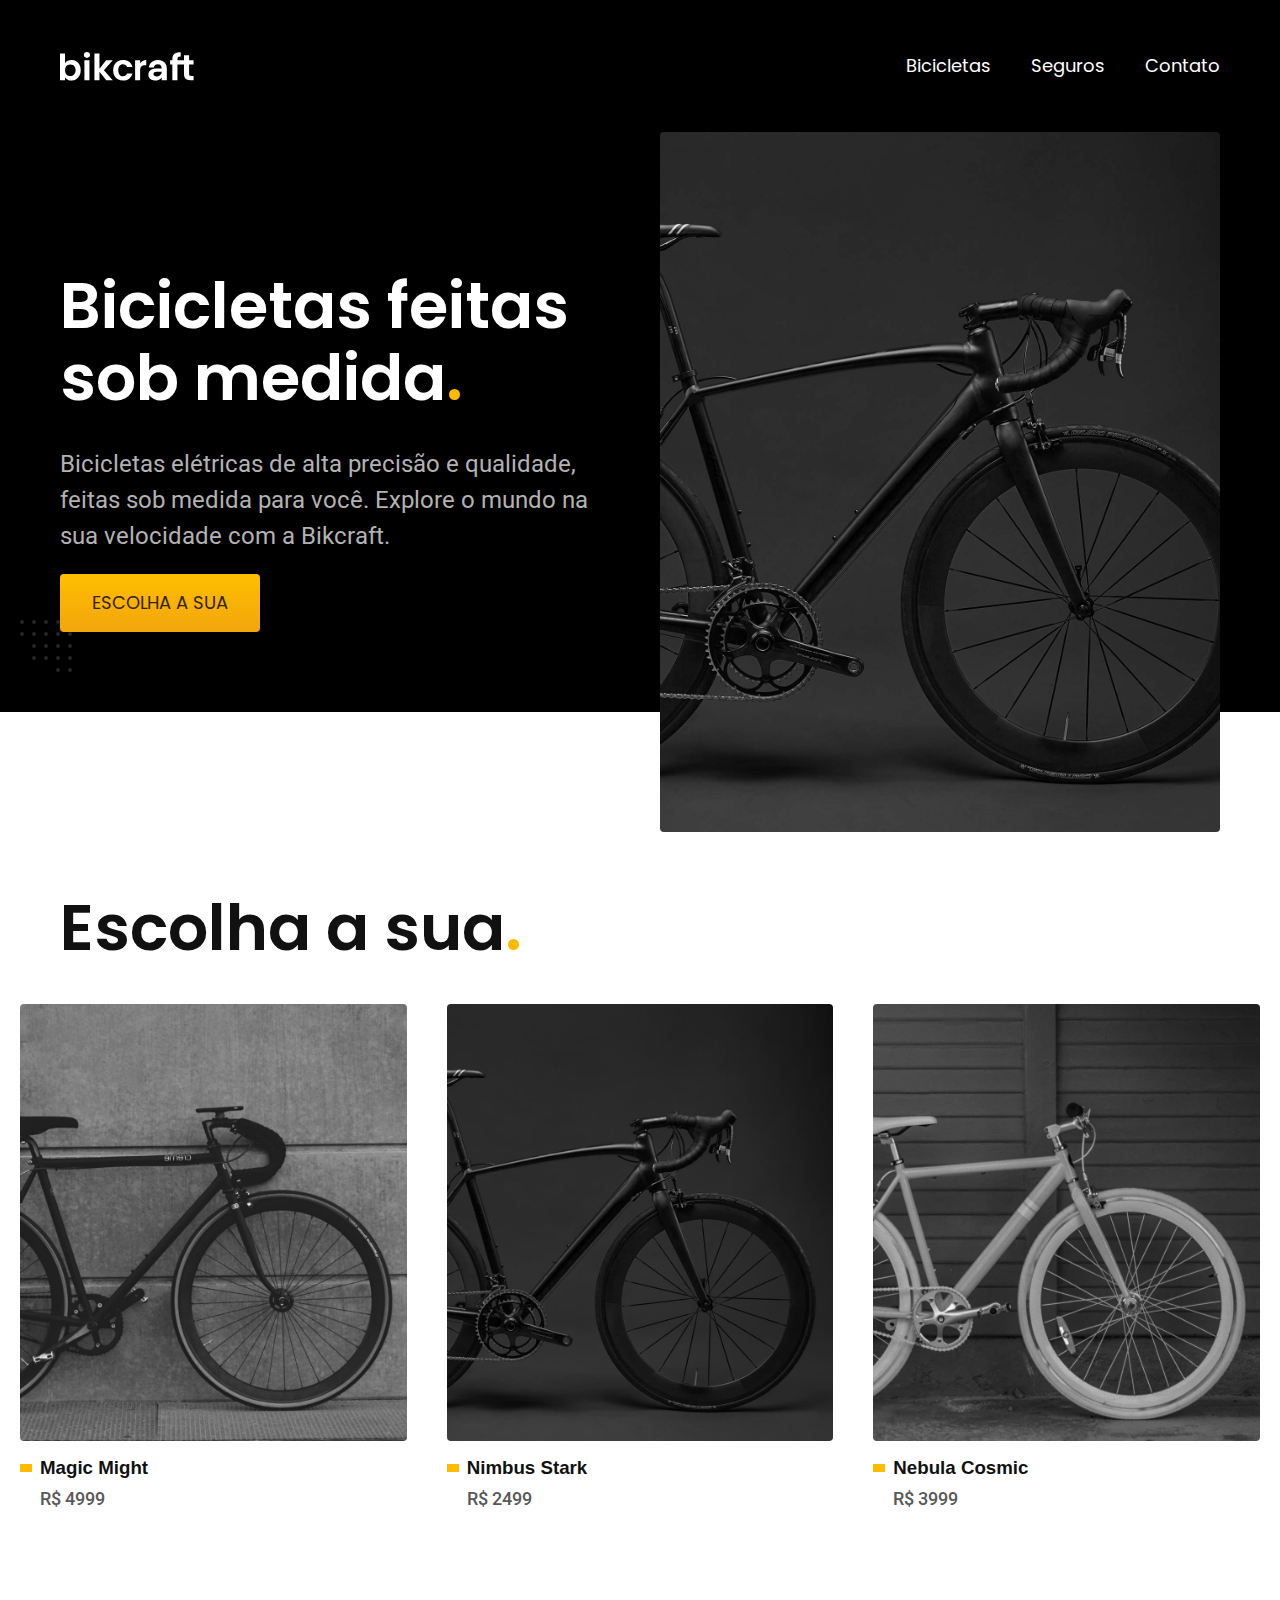
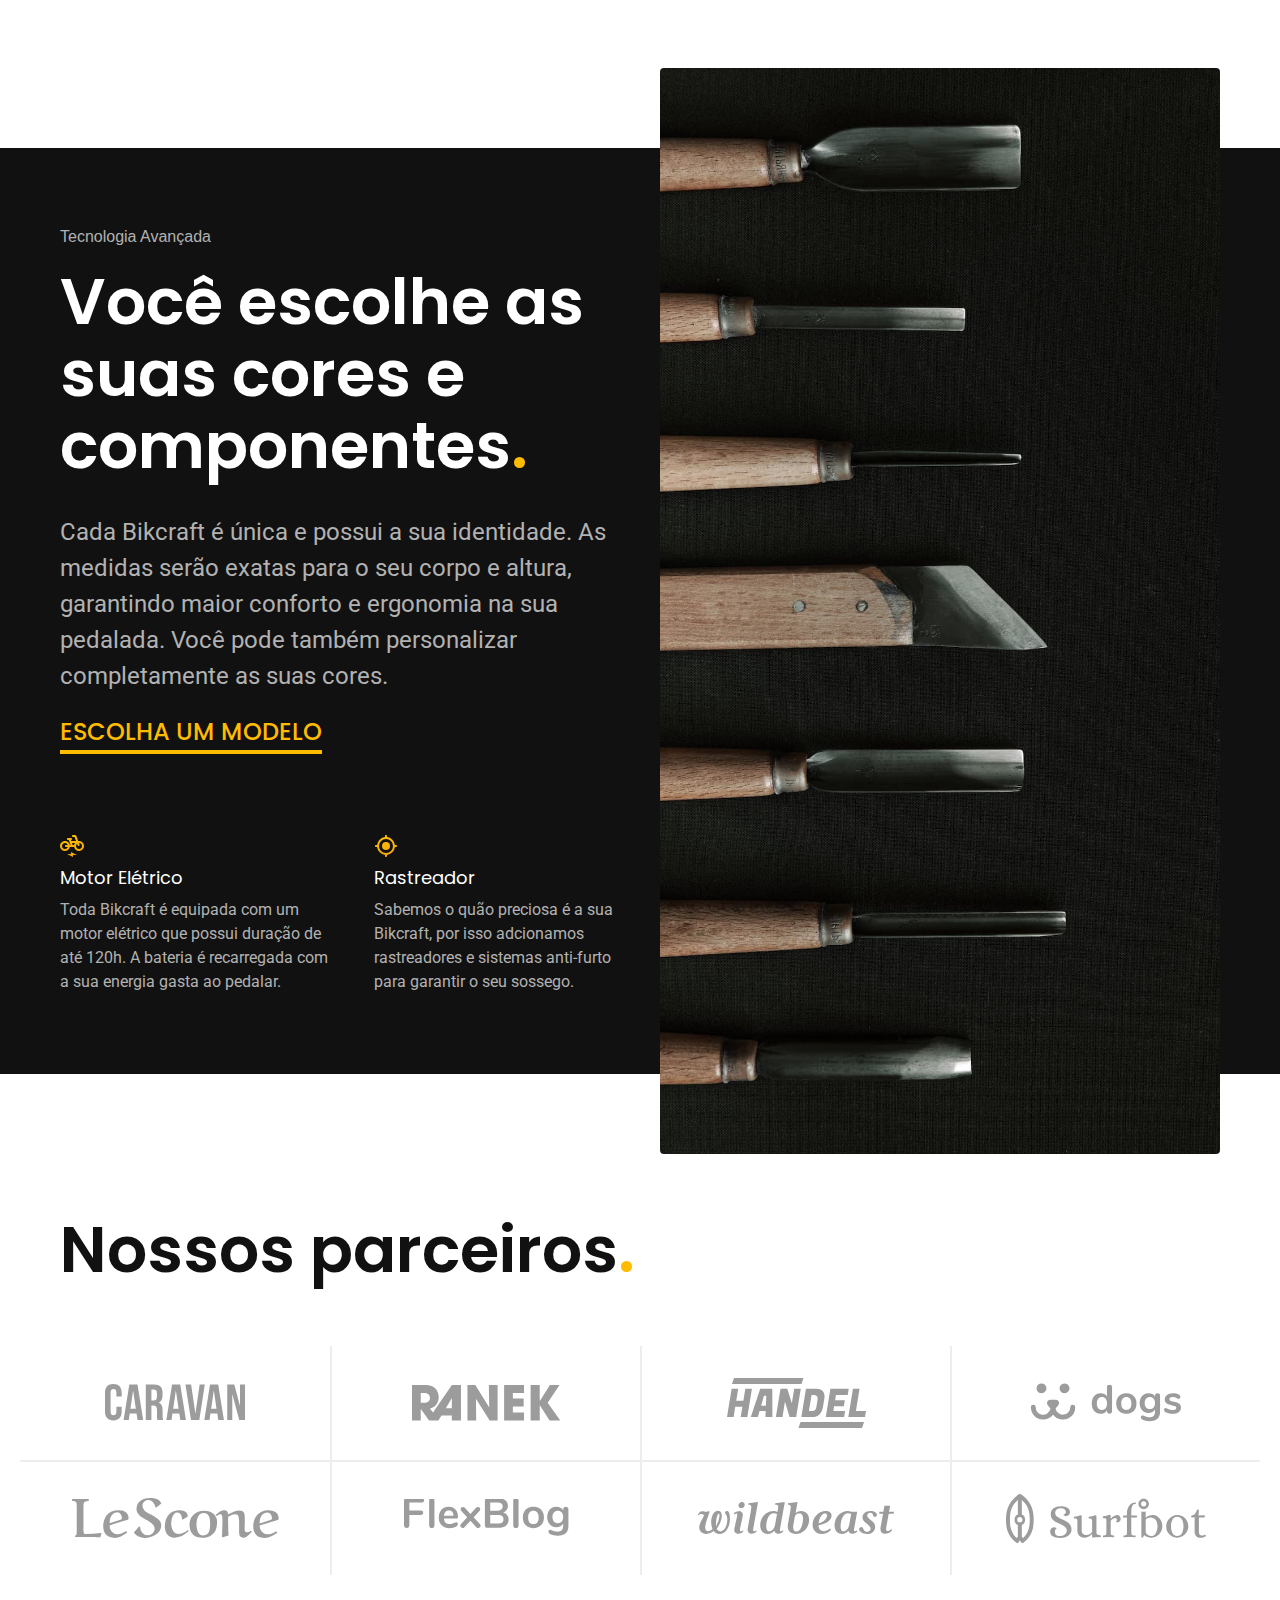
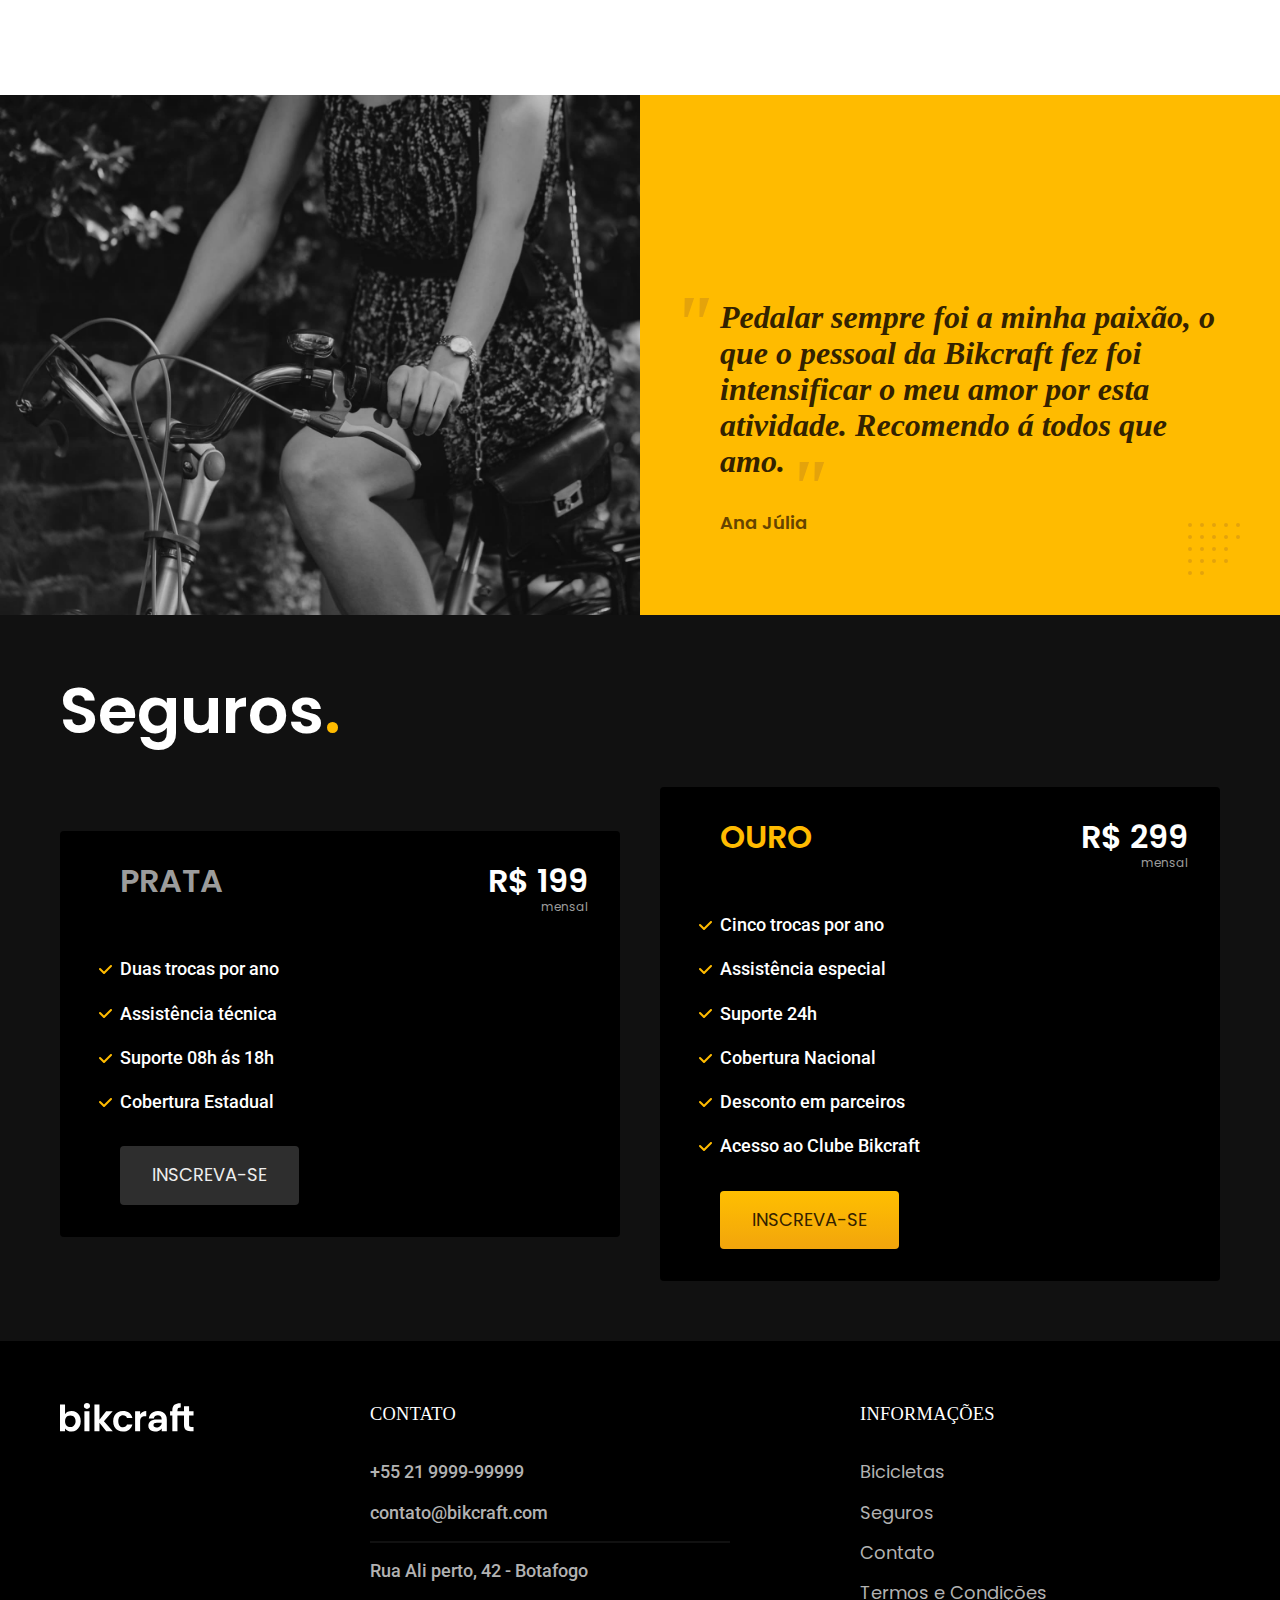
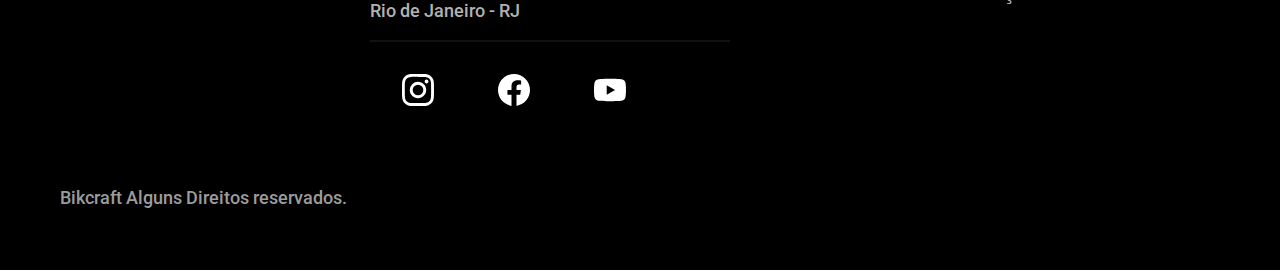
<file: index.html>
<!DOCTYPE html>
<html lang="pt-br">
<head>
    <meta charset="UTF-8">
    <meta http-equiv="X-UA-Compatible" content="IE=edge">
    <meta name="viewport" content="width=device-width, initial-scale=1.0">
    <title>Bikcraft - Bicicletas Elétricas</title>
    <link rel="icon" href="favicon.svg" type="image/svg+xml"><link rel="preload" href="css/style.min.css" as="style">
    <link rel="stylesheet" href="css/style.min.css">
    <meta name="description" content="Bicicletas elétricas de alta precisão e qualidade, feita sob medida para o cliente. Explore o mundo na sua velocidade com a Bikcraft.">
    <link rel="preconnect" href="https://fonts.googleapis.com">
    <link rel="preconnect" href="https://fonts.gstatic.com" crossorigin>
    <link href="https://fonts.googleapis.com/css2?family=Poppins:wght@400;600&family=Roboto:wght@400;500&display=swap" rel="stylesheet">

    <script>    document.documentElement.classList.add('js');
    </script>
</head>
<body>
    <header class="header-bg">
        <div class="header container">
            <a href="index.html"><img src="img/bikcraft.svg" alt="Bikcraft" width="136" height="32"></a>
            <nav aria-label="primaria">
                <ul class="header-menu cor-0 font-1-m">
                    <li><a href="./bicicletas.html">Bicicletas</a></li>
                    <li><a href="./seguros.html">Seguros</a></li>
                    <li><a href="./contato.html">Contato</a></li>
                </ul>
            </nav>
        </div>
    </header>

    <main class="introducao-bg" >
        <div class="introducao container">
            <div class="introducao-conteudo">
                <h1 class="font-1-xxl cor-0 fadeInDown" data-anime="200">Bicicletas feitas sob medida<span class="cor-p1">.</span></h1>
                <p class="font-2-l cor-5 fadeInDown" data-anime="400">Bicicletas elétricas de alta precisão e qualidade, feitas sob medida para você. Explore o mundo na sua velocidade com a Bikcraft.</p>
                <a  class="botao fadeInDown" data-anime="600" href="./bicicletas.html">Escolha a sua</a>
            </div>
                    <picture data-anime="800" class="fadeInDown">
                        <source media="(max-width:800px)" srcset="./img/bicicletas/nimbus.jpg">
                        <img src="img/fotos/introducao.jpg" alt="Bicicleta elétrica preta" width="1280" height="1600">
                    </picture>
        </div>
    </main>

    <article class="bicicletas-lista">
        <h2 class="container font-1-xxl">Escolha a sua<span class="cor-p1">.</span></h2>
        <ul>
            <li>
                <a href="./bicicletas/magic.html">
                    <img src="img/bicicletas/magic-home.jpg" alt="Bicicleta Preta">
                    <h3 class="fonte-1 xl">Magic Might</h3>
                    <span class="font-2-m cor-8">R$ 4999</span>
                </a>
            </li>
            <li>
                <a href="./bicicletas/nimbus.html">
                    <img src="img/bicicletas/nimbus-home.jpg" alt="Bicicleta Preta">
                    <h3 class="fonte-1 xl">Nimbus Stark</h3>
                    <span class="font-2-m cor-8">R$ 2499</span>
                </a>
            </li>
            <li>
                <a href="./bicicletas/nebula.html">
                    <img src="img/bicicletas/nebula-home.jpg" alt="Bicicleta Preta">
                    <h3 class="fonte-1 xl">Nebula Cosmic</h3>
                    <span class="font-2-m cor-8">R$ 3999</span>
                </a>
            </li>
        </ul>
    </article>

    <article class="tecnologia-bg">
        <div class="tecnologia container">
            <div class="tecnologia-conteudo">
                <span class="fonte-2-l-b cor-5">Tecnologia Avançada</span>
                <h2 class="font-1-xxl cor-0">Você escolhe as suas cores e componentes<span class="cor-p1">.</span></h2>
                <p class="font-2-l cor-5">
                    Cada Bikcraft é única e possui a sua identidade. As medidas serão exatas para o seu corpo e altura, garantindo maior conforto e ergonomia na sua pedalada. Você pode também personalizar completamente as suas cores.
                </p>
                <a  class="link" href="./bicicletas.html">Escolha um Modelo</a>
                <div class="tecnologia-vantagens">
                    <div>
                        <img src="img/icones/eletrica.svg" alt="">
                        <h3 class="font-1-m cor-0">Motor Elétrico</h3>
                        <p class="font-2-s cor-5">Toda Bikcraft é equipada com um motor elétrico que possui duração de até 120h. A bateria é recarregada com a sua energia gasta ao pedalar.</p>
                    </div>
                    <div>
                        <img src="img/icones/rastreador.svg" alt="">
                        <h3 class="font-1-m cor-0">Rastreador</h3>
                        <p class="font-2-s cor-5">Sabemos o quão preciosa é a sua Bikcraft, por isso adcionamos rastreadores e sistemas anti-furto para garantir o seu sossego.</p>
                    </div>
                </div>
            </div>
            <div class="tecnologia-imagem">
                <img src="img/fotos/tecnologia.jpg" alt="">
            </div>
        </div>
    </article>

    <section class="parceiros" aria-label="Nossos Parceiros">
        <h2 class="container font-1-xxl">Nossos parceiros<span class="cor-p1">.</span></h2>

        <ul>
            <li><img src="img/parceiros/caravan.svg" alt="Caravan"></li>
            <li><img src="img/parceiros/ranek.svg" alt="ranek"></li>
            <li><img src="img/parceiros/handel.svg" alt="handel"></li>
            <li><img src="img/parceiros/dogs.svg" alt="dogs"></li>
            <li><img src="img/parceiros/lescone.svg" alt="lescone"></li>
            <li><img src="img/parceiros/flexblog.svg" alt="flexblog"></li>
            <li><img src="img/parceiros/wildbeast.svg" alt="wildbeast"></li>
            <li><img src="img/parceiros/surfbot.svg" alt="surfbot"></li>

        </ul>
    </section>

    <section class="depoimento" aria-label="Depoimento">
        <div>
            <img src="img/fotos/depoimento.jpg" alt="Pessoa pedalando uma bicicleta Bikcraft">
        </div>
        <div class="depoimento-conteudo">
            <blockquote class="font-1-xl cor-p5">
                <p>Pedalar sempre foi a minha paixão, o que o pessoal da Bikcraft fez foi intensificar o meu amor por esta atividade. Recomendo á todos que amo.</p>
            </blockquote>
            <span class="font-1-m-b cor-p4">Ana Júlia</span>
        </div>
    </section>
    <article class="seguros-bg">
        <div class="seguros container">
            <h2 class="font-1-xxl cor-0">Seguros<span class="cor-p1">.</span></h2>
            <div class="seguros-item">
                <h3 class="font-1-xl cor-6">PRATA</h3>
                <span class="font-1-xl cor-0">R$ 199<span class="font-1-xs cor-6">mensal</span></span>
                <ul class="font-2-m cor-0">
                    <li>Duas trocas por ano</li>
                    <li>Assistência técnica</li>
                    <li>Suporte 08h ás 18h</li>
                    <li>Cobertura Estadual</li>
                </ul>
                <a class="botao secundario" href="./orcamento.html">Inscreva-se</a>
            </div>
            <div class="seguros-item">
                <h3 class="font-1-xl cor-p1">OURO</h3>
                <span class="font-1-xl cor-0">R$ 299<span class="font-1-xs cor-6">mensal</span></span>
                <ul class="font-2-m cor-0">
                    <li>Cinco trocas por ano</li>
                    <li>Assistência especial</li>
                    <li>Suporte 24h</li>
                    <li>Cobertura Nacional</li>
                    <li>Desconto em parceiros</li>
                    <li>Acesso ao Clube Bikcraft</li>
                </ul>
                <a class="botao" href="./orcamento.html">Inscreva-se</a>
            </div>
        </div>
    </article>
    <footer class="footer-bg">
        <div class="footer container">
            <img src="img/bikcraft.svg" alt="Bikcraft">
            <div class="footer-contato">
                <h3 class="font-2-l-b cor-0">Contato</h3>
                <ul class=" font-2-m cor-5 ">
                    <li><a href="tel:+552199999999">+55 21 9999-99999</a></li>
                    <li><a href="mailto:contato@bikcraft.com">contato@bikcraft.com</a></li>
                    <li>Rua Ali perto, 42 - Botafogo</li>
                    <li>Rio de Janeiro - RJ</li>
                </ul>
                <div class="footer-redes">
                    <a href="./"></a>
                    <img src="img/redes/instagram.svg" alt="Instagram">
                    <a href="./"></a>
                    <img src="img/redes/facebook.svg" alt="Facebook">
                    <a href="./"></a>
                    <img src="img/redes/youtube.svg" alt="Youtube">
                </div>
            </div>
            <div class="footer-informacoes">
                <h3 class="font-2-l-b cor-0">Informações</h3>
                <nav>
                    <ul class="font-1-m cor-5">
                        <li><a href="./bicicletas.html">Bicicletas</a></li>
                        <li><a href="./seguros.html">Seguros</a></li>
                        <li><a href="./contato.html">Contato</a></li>
                        <li><a href="./termos.html">Termos e Condições</a></li>
                    </ul>
                </nav>
            </div>
            <p class="footer-copy font-2-m cor-6">Bikcraft Alguns Direitos reservados.</p>
        </div>
    </footer>
    <script src="./js/plugins/simple-anime.js"></script>
   <script src="js/script.js"></script>
</body>
</html>
</file>
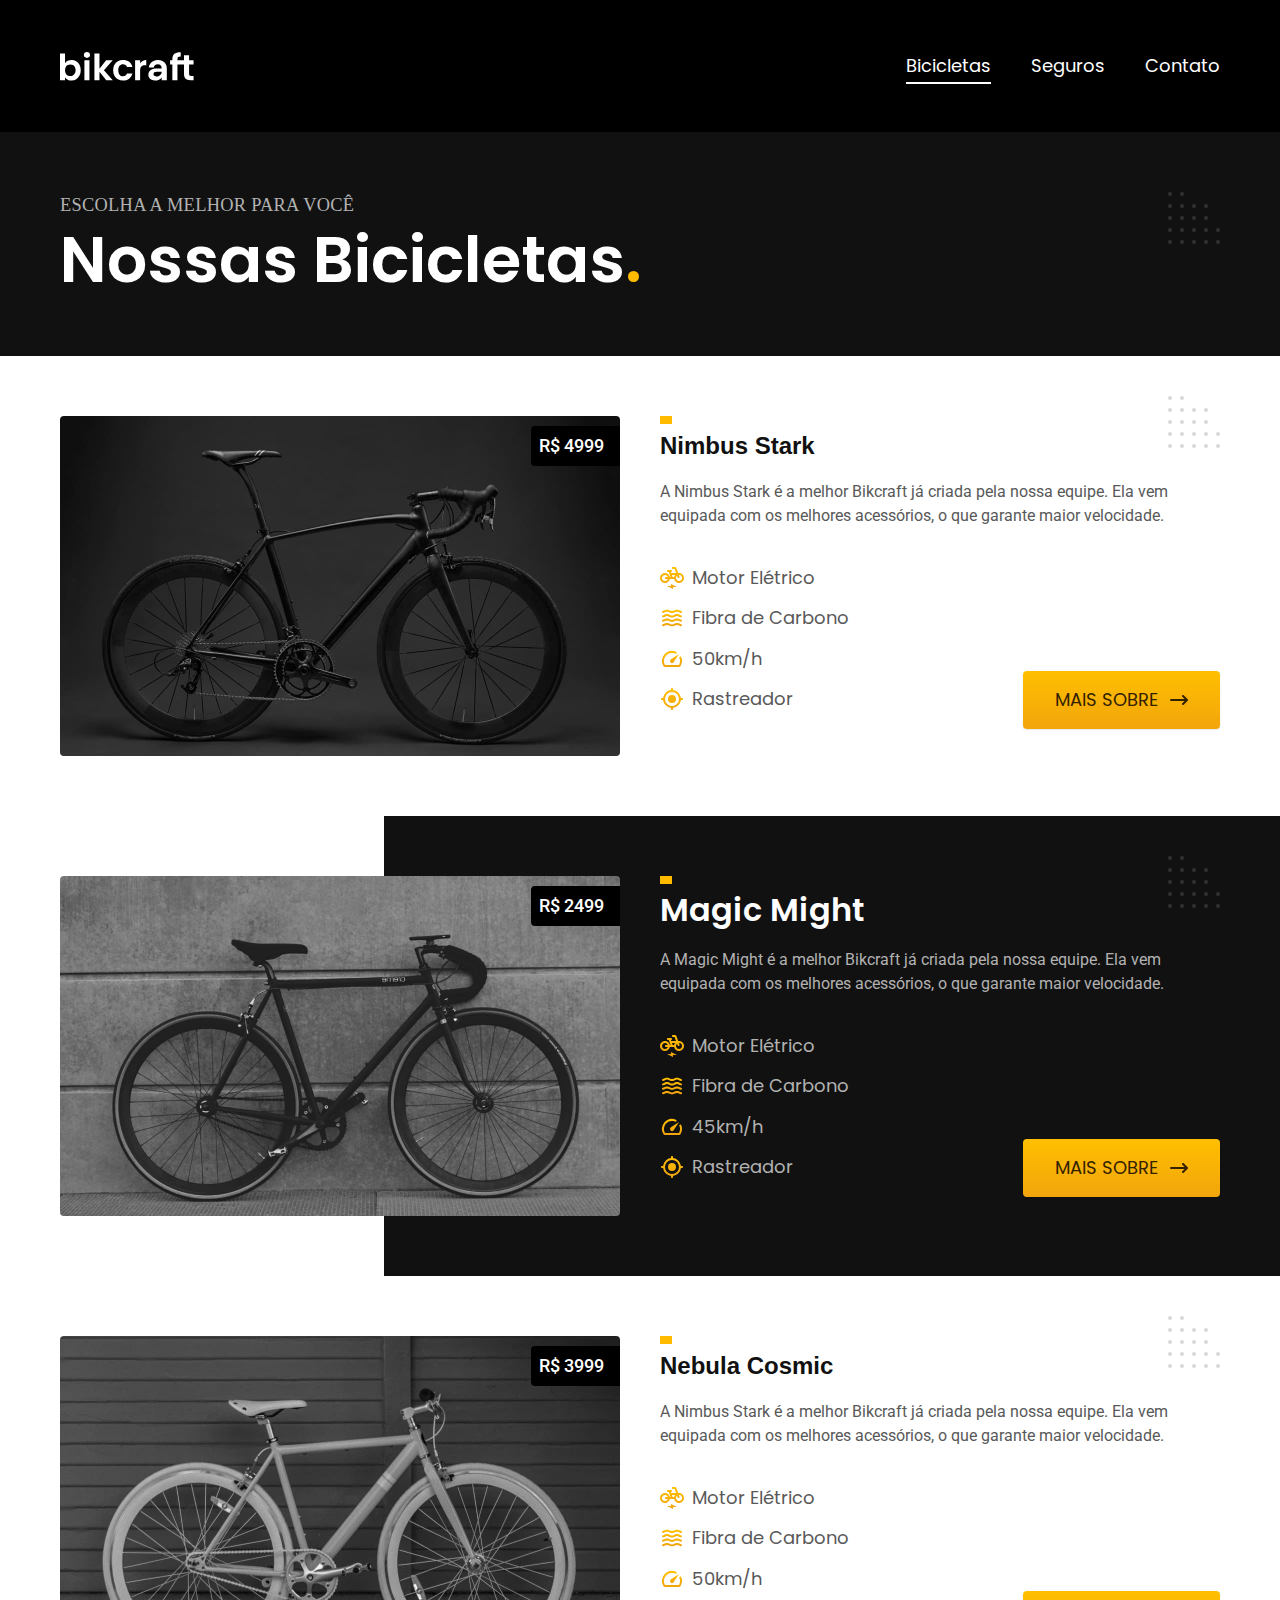
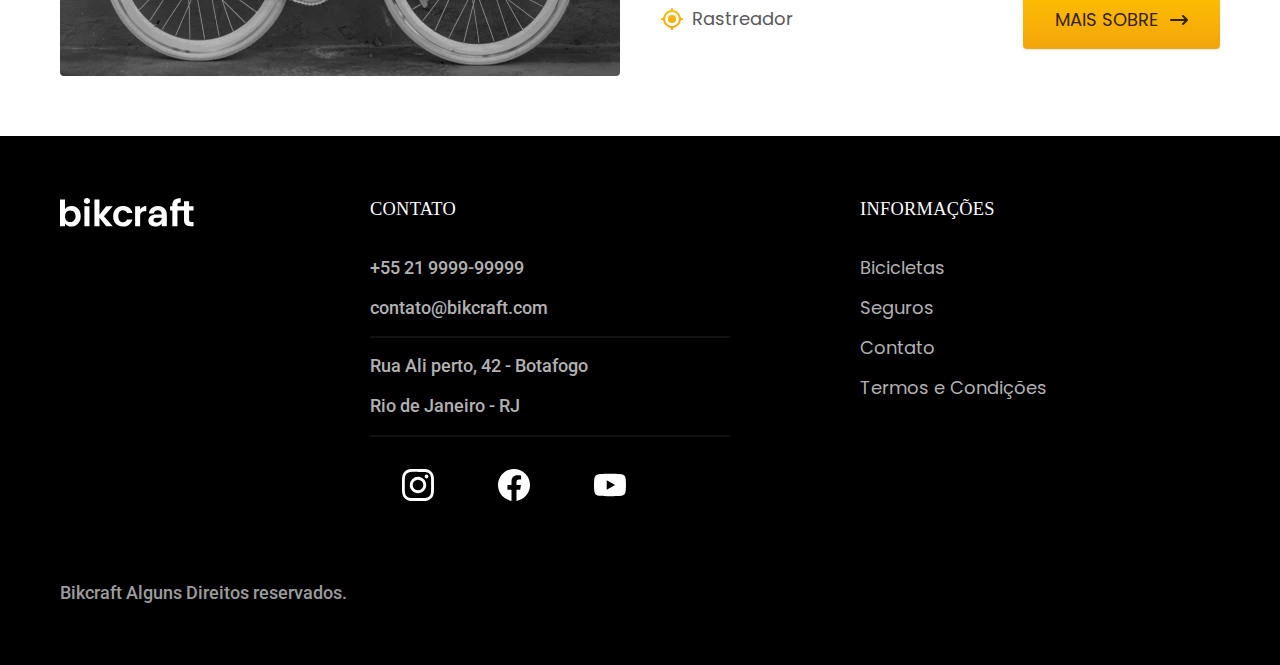
<file: bicicletas.html>
<!DOCTYPE html>
<html lang="pt-br">
<head>
    <meta charset="UTF-8">
    <meta http-equiv="X-UA-Compatible" content="IE=edge">
    <meta name="viewport" content="width=device-width, initial-scale=1.0">
    <title>Bicicletas | Bikcraft</title>
    <link rel="icon" href="favicon.svg" type="image/svg+xml"><link rel="preload" href="css/style.min.css" as="style">
    <link rel="stylesheet" href="css/style.min.css">
    <meta name="description" content="Termos e Condições.">
    <link rel="preconnect" href="https://fonts.googleapis.com">
    <link rel="preconnect" href="https://fonts.gstatic.com" crossorigin>
    <link href="https://fonts.googleapis.com/css2?family=Poppins:wght@400;600&family=Roboto:wght@400;500&display=swap" rel="stylesheet">
    <script>    document.documentElement.classList.add('js');
    </script>
</head>
<body id="bibicletas">
    <header class="header-bg">
        <div class="header container">
            <a href="./index.html"><img src="img/bikcraft.svg" alt="Bikcraft"></a>
            <nav aria-label="primaria">
                <ul class="header-menu cor-0 font-1-m">
                    <li><a href="./bicicletas.html">Bicicletas</a></li>
                    <li><a href="./seguros.html">Seguros</a></li>
                    <li><a href="./contato.html">Contato</a></li>
                </ul>
            </nav>
        </div>
    </header>
   <main>
        <div class="titulo-bg">
            <div class="titulo container">
                <p class="font-2-l-b cor-5">Escolha a melhor para você</p>
                <h1 class="font-1-xxl cor-0">Nossas Bicicletas<span class="cor-p1">.</span></h1>
            </div>
        </div>

        <div>
            <div class="bicicletas container">
                <div class="bicicletas-imagem">
                    <img src="./img/bicicletas/nimbus.jpg" alt="Bicicleta Preta">
                    <span class="font-2-m cor-0">R$ 4999</span>
                </div>
                <div class="bicicletas-conteudo">
                    <h2 font-1-xl>Nimbus Stark</h2>
                    <p class="font-2-s cor-8">A Nimbus Stark é a melhor Bikcraft já criada pela nossa equipe. Ela vem equipada com os melhores acessórios, o que garante maior velocidade.</p>
                    <ul class="font-1-m cor-8">
                        <li>
                            <img src="./img/icones/eletrica.svg" alt="">
                        Motor Elétrico
                        </li>
                        <li>
                            <img src="./img/icones/carbono.svg" alt="">
                        Fibra de Carbono
                        </li>
                        <li>
                            <img src="./img/icones/velocidade.svg" alt="">
                        50km/h
                        </li>
                        <li>
                            <img src="./img/icones/rastreador.svg" alt="">
                        Rastreador
                        </li>
                    </ul>
                    <a  class="botao seta" href="./bicicletas/nimbus.html">Mais Sobre</a>
                </div>
            </div>
        </div>

        <div class="bicicletas-bg">
            <div class="bicicletas container">
                <div class="bicicletas-imagem">
                    <img src="./img/bicicletas/magic.jpg" alt="Bicicleta Preta">
                    <span class="font-2-m cor-0">R$ 2499</span>
                </div>
                <div class="bicicletas-conteudo">
                    <h2 class="font-1-xl cor-0">Magic Might</h2>
                    <p class="font-2-s cor-5">A Magic Might é a melhor Bikcraft já criada pela nossa equipe. Ela vem equipada com os melhores acessórios, o que garante maior velocidade.</p>
                    <ul class="font-1-m cor-5">
                        <li>
                            <img src="./img/icones/eletrica.svg" alt="">
                        Motor Elétrico
                        </li>
                        <li>
                            <img src="./img/icones/carbono.svg" alt="">
                        Fibra de Carbono
                        </li>
                        <li>
                            <img src="./img/icones/velocidade.svg" alt="">
                        45km/h
                        </li>
                        <li>
                            <img src="./img/icones/rastreador.svg" alt="">
                        Rastreador
                        </li>
                    </ul>
                    <a  class="botao seta" href="./bicicletas/magic.html">Mais Sobre</a>
                </div>
            </div>
        </div>

        <div>
            <div class="bicicletas container">
                <div class="bicicletas-imagem">
                    <img src="./img/bicicletas/nebula.jpg" alt="Bicicleta Preta">
                    <span class="font-2-m cor-0">R$ 3999</span>
                </div>
                <div class="bicicletas-conteudo">
                    <h2 font-1-xl>Nebula Cosmic</h2>
                    <p class="font-2-s cor-8">A Nimbus Stark é a melhor Bikcraft já criada pela nossa equipe. Ela vem equipada com os melhores acessórios, o que garante maior velocidade.</p>
                    <ul class="font-1-m cor-8">
                        <li>
                            <img src="./img/icones/eletrica.svg" alt="">
                        Motor Elétrico
                        </li>
                        <li>
                            <img src="./img/icones/carbono.svg" alt="">
                        Fibra de Carbono
                        </li>
                        <li>
                            <img src="./img/icones/velocidade.svg" alt="">
                        50km/h
                        </li>
                        <li>
                            <img src="./img/icones/rastreador.svg" alt="">
                        Rastreador
                        </li>
                    </ul>
                    <a  class="botao seta" href="./bicicletas/nebula.html">Mais Sobre</a>
                </div>
            </div>
        </div>
       
   </main>
    <footer class="footer-bg">
        <div class="footer container">
            <img src="img/bikcraft.svg" alt="Bikcraft">
            <div class="footer-contato">
                <h3 class="font-2-l-b cor-0">Contato</h3>
                <ul class=" font-2-m cor-5 ">
                    <li><a href="tel:+552199999999">+55 21 9999-99999</a></li>
                    <li><a href="mailto:contato@bikcraft.com">contato@bikcraft.com</a></li>
                    <li>Rua Ali perto, 42 - Botafogo</li>
                    <li>Rio de Janeiro - RJ</li>
                </ul>
                <div class="footer-redes">
                    <a href="./"></a>
                    <img src="img/redes/instagram.svg" alt="Instagram">
                    <a href="./"></a>
                    <img src="img/redes/facebook.svg" alt="Facebook">
                    <a href="./"></a>
                    <img src="img/redes/youtube.svg" alt="Youtube">
                </div>
            </div>
            <div class="footer-informacoes">
                <h3 class="font-2-l-b cor-0">Informações</h3>
                <nav>
                    <ul class="font-1-m cor-5">
                        <li><a href="./bicicletas.html">Bicicletas</a></li>
                        <li><a href="./seguros.html">Seguros</a></li>
                        <li><a href="./contato.html">Contato</a></li>
                        <li><a href="./termos.html">Termos e Condições</a></li>
                    </ul>
                </nav>
            </div>
            <p class="footer-copy font-2-m cor-6">Bikcraft Alguns Direitos reservados.</p>
        </div>
    </footer>
    <script src="js/script.js"></script>
</body>
</html>
</file>
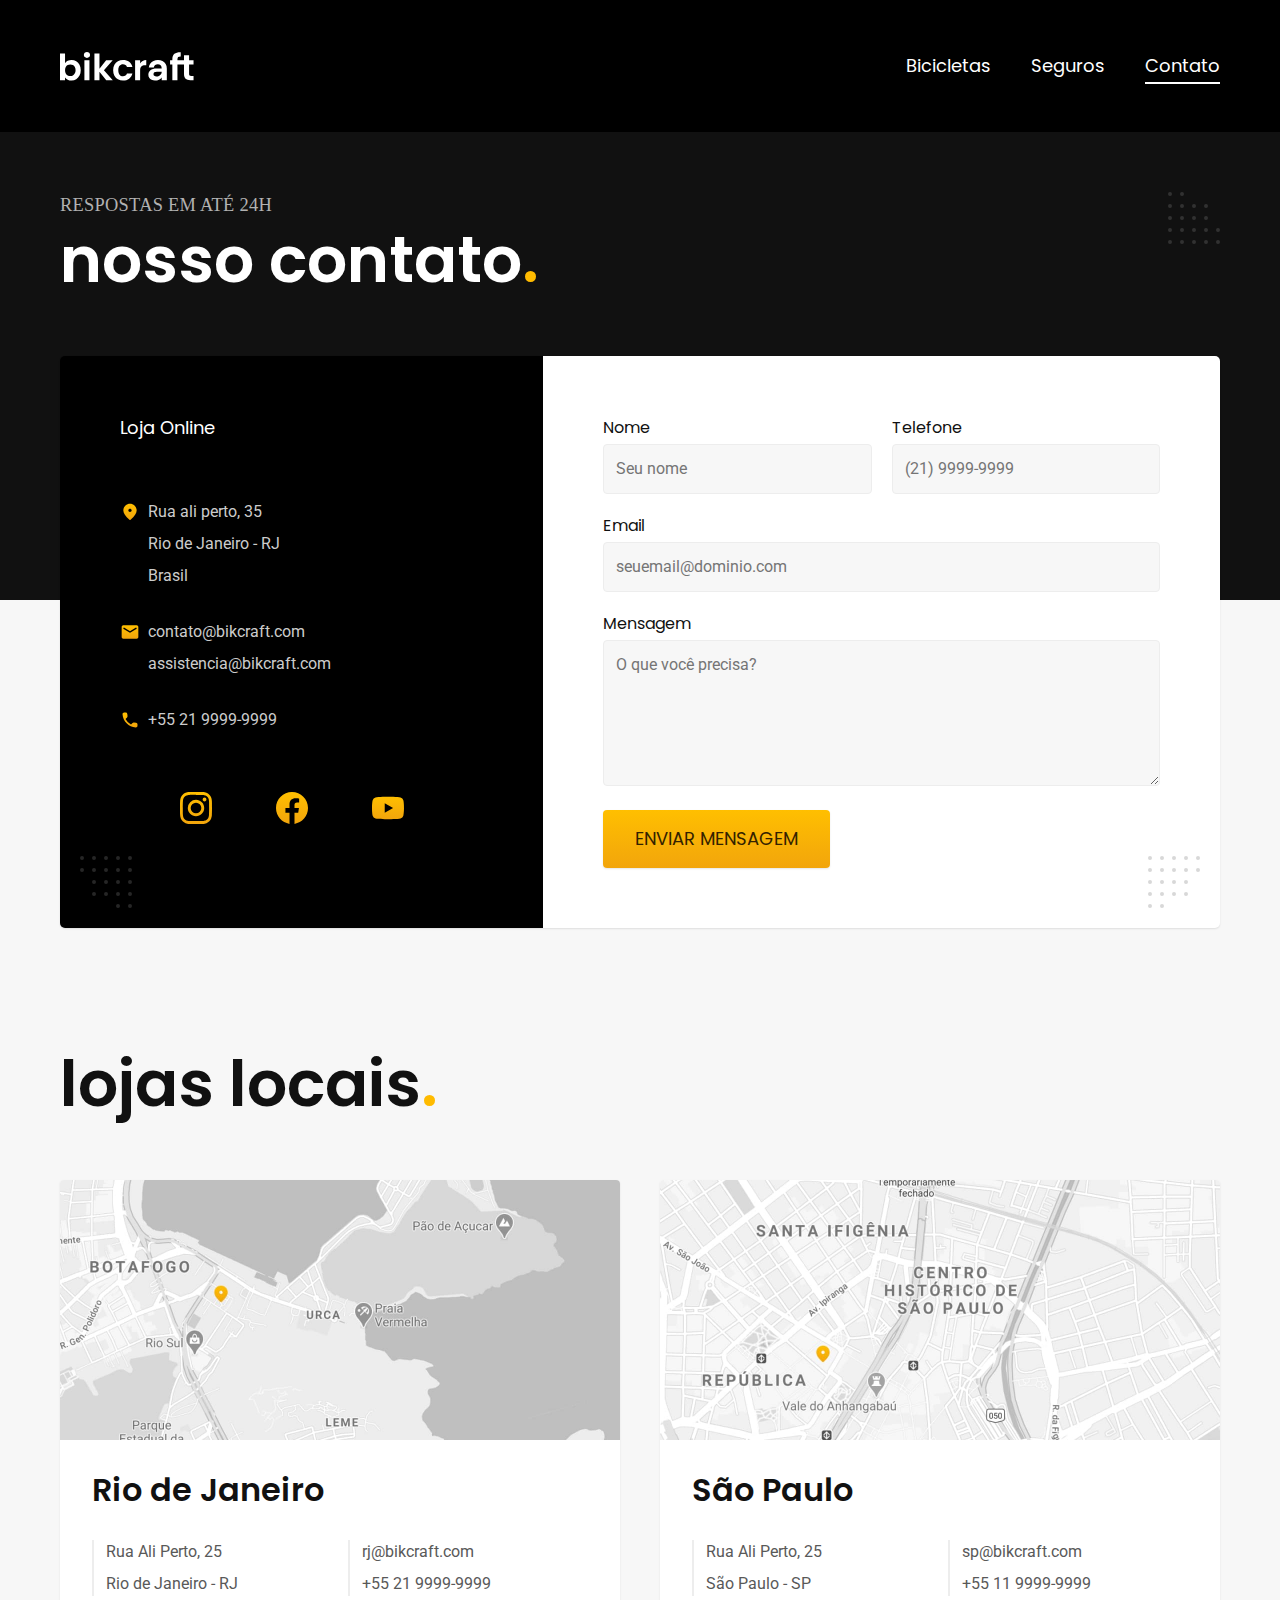
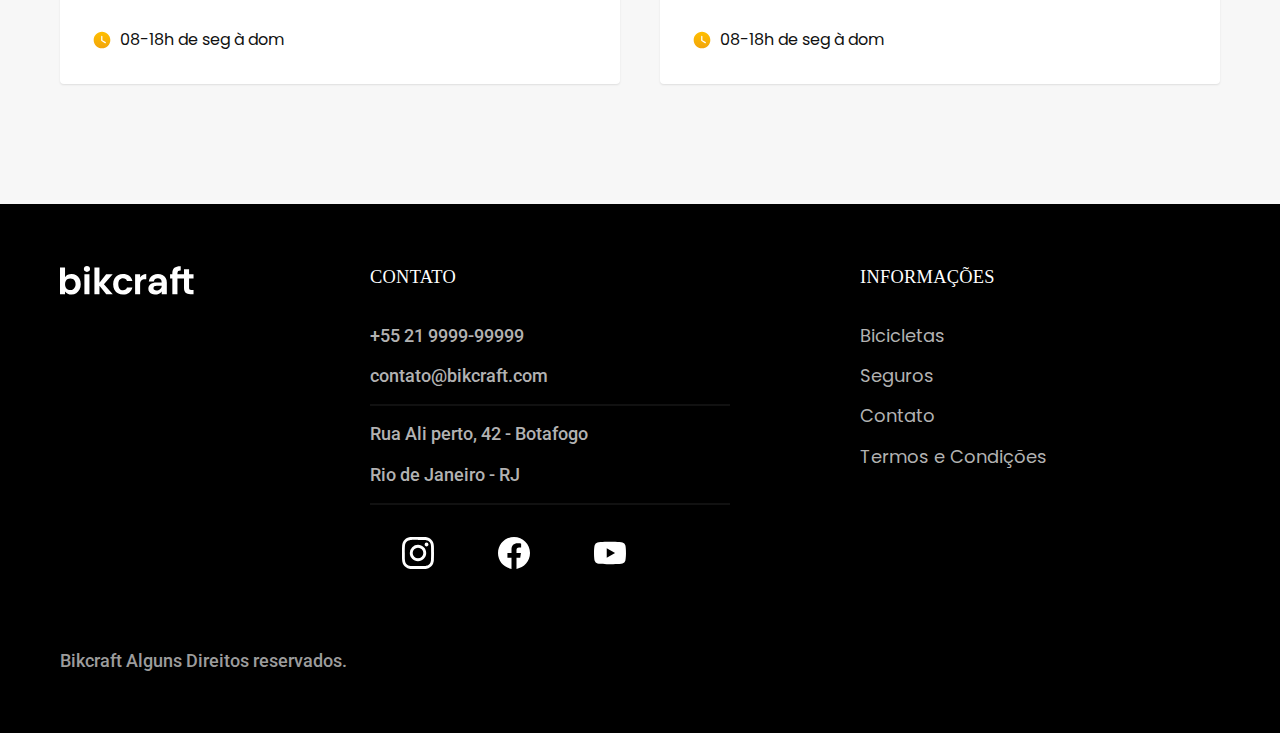
<file: contato.html>
<!DOCTYPE html>
<html lang="pt-br">
<head>
    <meta charset="UTF-8">
    <meta http-equiv="X-UA-Compatible" content="IE=edge">
    <meta name="viewport" content="width=device-width, initial-scale=1.0">
    <title>Contato | Bikcraft</title>
    <link rel="icon" href="favicon.svg" type="image/svg+xml"><link rel="preload" href="css/style.min.css" as="style">
    <link rel="stylesheet" href="css/style.min.css">
    <meta name="description" content="Termos e Condições.">
    <link rel="preconnect" href="https://fonts.googleapis.com">
    <link rel="preconnect" href="https://fonts.gstatic.com" crossorigin>
    <link href="https://fonts.googleapis.com/css2?family=Poppins:wght@400;600&family=Roboto:wght@400;500&display=swap" rel="stylesheet">
    <script>    document.documentElement.classList.add('js');
    </script>
</head>
<body id="contato">
    <header class="header-bg">
        <div class="header container">
            <a href="./index.html"><img src="img/bikcraft.svg" alt="Bikcraft"></a>
            <nav aria-label="primaria">
                <ul class="header-menu cor-0 font-1-m">
                    <li><a href="./bicicletas.html">Bicicletas</a></li>
                    <li><a href="./seguros.html">Seguros</a></li>
                    <li><a href="./contato.html">Contato</a></li>
                </ul>
            </nav>
        </div>
    </header>
   <main>
        <div class="titulo-bg">
            <div class="titulo container">
                <p class="font-2-l-b cor-5">Respostas em até 24h</p>
                <h1 class="font-1-xxl cor-0">nosso contato<span class="cor-p1">.</span></h1>
            </div>
        </div>

        <div class="contato container">
            <section class="contato-dados" aria-label="Endereço">
                <h2 class="font-1-m cor-0">Loja Online</h2>
                <div class="contato-endereco font-2-s cor-4">
                    <p>Rua ali perto, 35</p>
                    <p>Rio de Janeiro - RJ</p>
                    <p>Brasil</p>
                </div>
                <address class="contato-meios font-2-s cor-4">
                    <a href="mailto:contato@bikcraft.com">contato@bikcraft.com</a>
                    <a href="mailto:assistencia@bikcraft.com">assistencia@bikcraft.com</a>
                    <a href="tel:+552199999999">+55 21 9999-9999</a>
                </address>

                <div class="contato-redes">
                    <a href="./"></a>
                    <img src="img/redes/instagram-p.svg" alt="Instagram">
                    <a href="./"></a>
                    <img src="img/redes/facebook-p.svg" alt="Facebook">
                    <a href="./"></a>
                    <img src="img/redes/youtube-p.svg" alt="Youtube">
                </div>
            </section>
            <section class="contato-formulario" aria-label="Formúlario">
                <form class="form" action="./contato.html">
                    <div>
                        <label for="nome">Nome</label>
                        <input type="text" id="nome" name="nome" placeholder="Seu nome">
                    </div>
                    <div>
                        <label for="telefone">Telefone</label>
                        <input type="text" id="telefone" name="telefone" placeholder="(21) 9999-9999">
                    </div>
                    <div class="col-2">
                        <label for="email">Email</label>
                        <input type="email" id="email" name="email" placeholder="seuemail@dominio.com">
                    </div>
                    <div class="col-2">
                        <label for="mensagem">Mensagem</label>
                         <textarea name="mensagem" id="mensagem"  rows="5" placeholder="O que você precisa?"></textarea>
                    </div>
                    <button class="botao col-2">Enviar Mensagem</button>
                </form>
            </section>
        </div>
   </main>

   <article class="lojas container">
    <h2 class="font-1-xxl">lojas locais<span class="cor-p1">.</span></h2>
    <div class="lojas-item">
       <img src="./img/lojas/rj.jpg" alt="mapa marcando o endereço em Rua Ali perto, 25 - Rio de Janeiro - RJ"> 
       <div class="lojas-conteudo">
           <h3 class="font-1-xl">Rio de Janeiro</h3>
           <div class="lojas-dados font-2-s cor-8">
               <p>Rua Ali Perto, 25</p>
               <p>Rio de Janeiro - RJ</p>
           </div>
           <div class="lojas-dados font-2-s cor-8">
            <a href="mailto:rj@bikcraft.com">rj@bikcraft.com</a>
            <a href="tel:+552199999999">+55 21 9999-9999</a>
               </div>
               <p class="lojas-tempo font-1-s"><img src="./img/icones/horario.svg" alt=""> 08-18h de seg à dom</p>
               </div>
       </div>

    <div class="lojas-item">
        <img src="./img/lojas/sp.jpg" alt="mapa marcando o endereço em Rua Ali perto, 25 - São Paulo - SP"> 
        <div class="lojas-conteudo">
            <h3 class="font-1-xl">São Paulo</h3>
            <div class="lojas-dados font-2-s cor-8">
                <p>Rua Ali Perto, 25</p>
                <p>São Paulo - SP</p>
            </div>
            <div class="lojas-dados font-2-s cor-8">
             <a href="mailto:rj@bikcraft.com">sp@bikcraft.com</a>
             <a href="tel:+551199999999">+55 11 9999-9999</a>
            </div>
            <p class="lojas-tempo font-1-s"><img src="./img/icones/horario.svg" alt=""> 08-18h de seg à dom</p>
                </div>
        </div>
   </article>


    <footer class="footer-bg">
        <div class="footer container">
            <img src="img/bikcraft.svg" alt="Bikcraft">
            <div class="footer-contato">
                <h3 class="font-2-l-b cor-0">Contato</h3>
                <ul class=" font-2-m cor-5 ">
                    <li><a href="tel:+552199999999">+55 21 9999-99999</a></li>
                    <li><a href="mailto:contato@bikcraft.com">contato@bikcraft.com</a></li>
                    <li>Rua Ali perto, 42 - Botafogo</li>
                    <li>Rio de Janeiro - RJ</li>
                </ul>
                <div class="footer-redes">
                    <a href="./"></a>
                    <img src="img/redes/instagram.svg" alt="Instagram">
                    <a href="./"></a>
                    <img src="img/redes/facebook.svg" alt="Facebook">
                    <a href="./"></a>
                    <img src="img/redes/youtube.svg" alt="Youtube">
                </div>
            </div>
            <div class="footer-informacoes">
                <h3 class="font-2-l-b cor-0">Informações</h3>
                <nav>
                    <ul class="font-1-m cor-5">
                        <li><a href="./bicicletas.html">Bicicletas</a></li>
                        <li><a href="./seguros.html">Seguros</a></li>
                        <li><a href="./contato.html">Contato</a></li>
                        <li><a href="./termos.html">Termos e Condições</a></li>
                    </ul>
                </nav>
            </div>
            <p class="footer-copy font-2-m cor-6">Bikcraft Alguns Direitos reservados.</p>
        </div>
    </footer>
    <script src="js/script.js"></script>
</body>
</html>
</file>
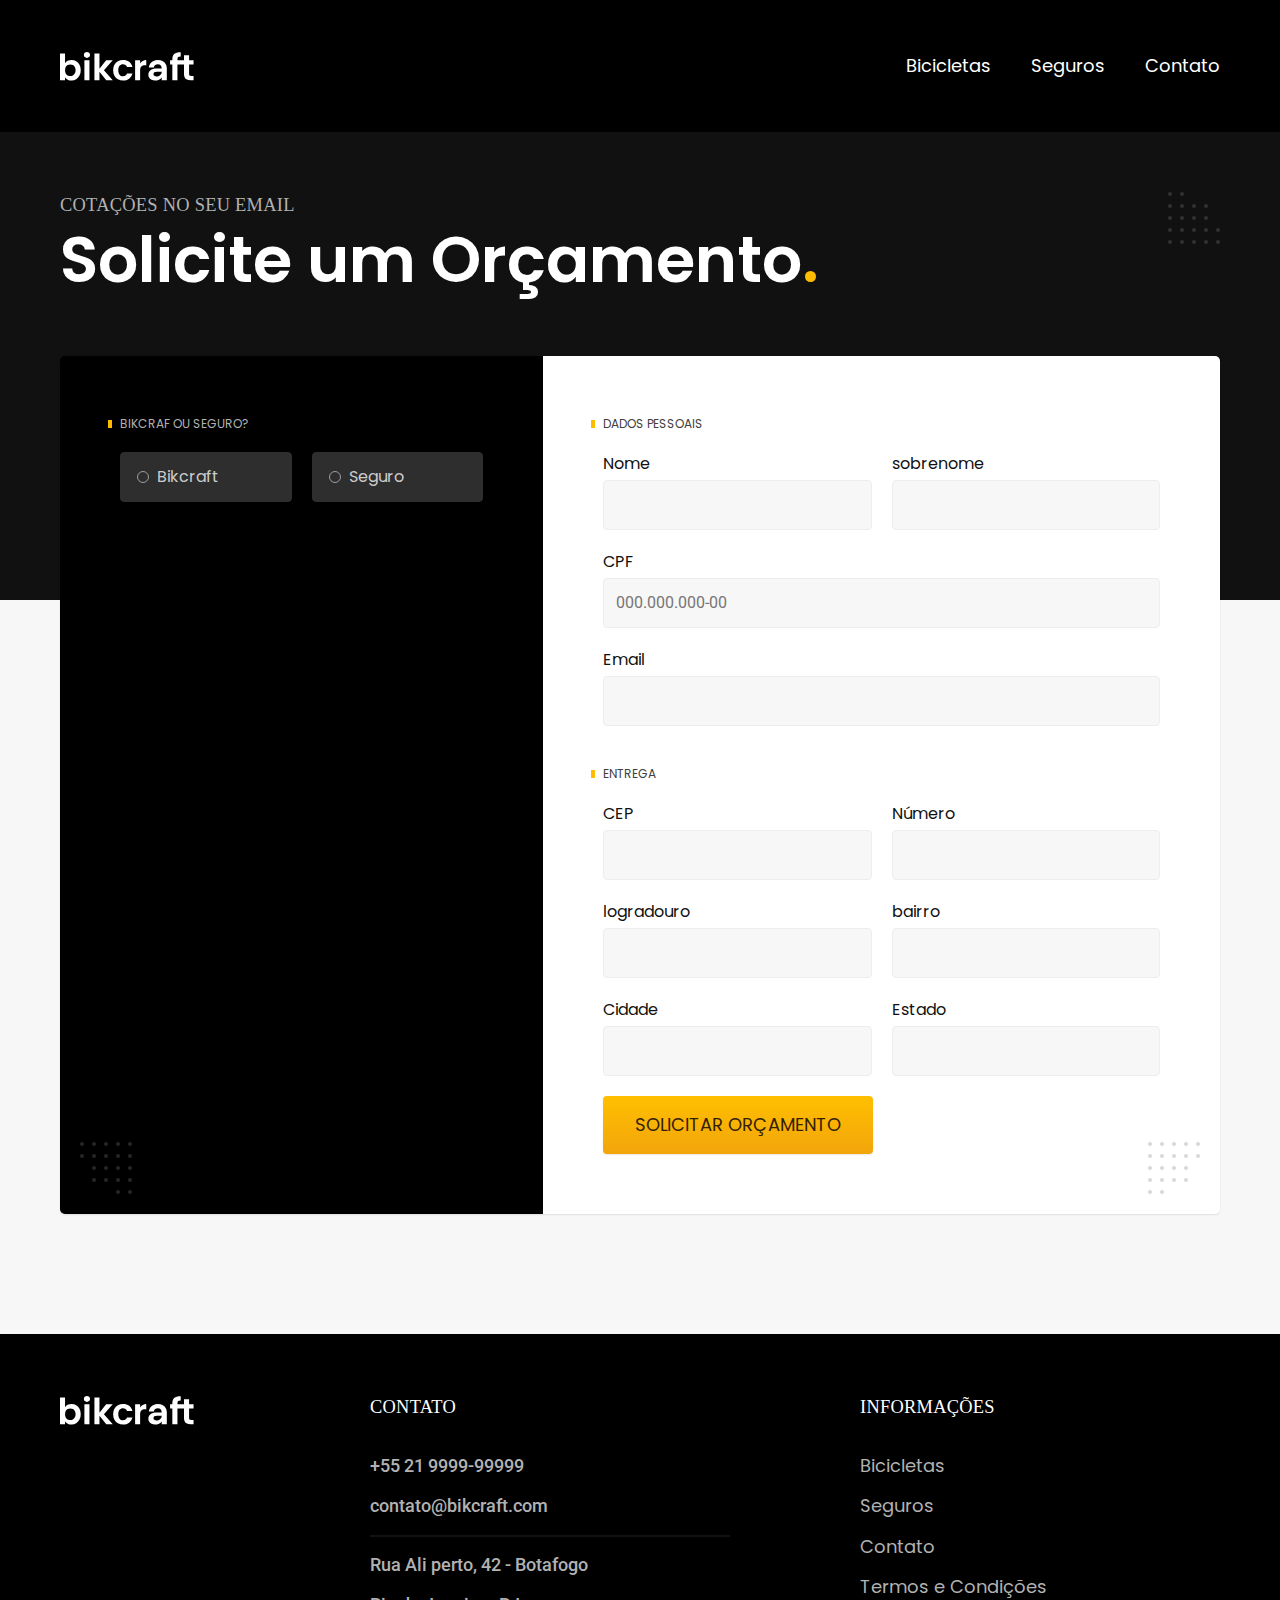
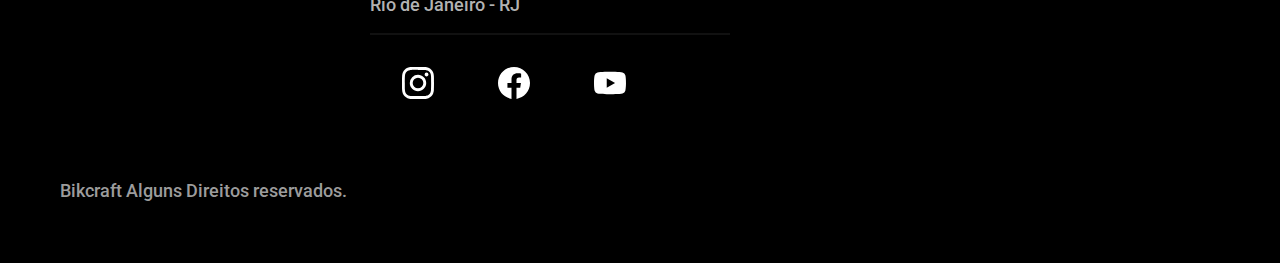
<file: orcamento.html>
<!DOCTYPE html>
<html lang="pt-br">
<head>
    <meta charset="UTF-8">
    <meta http-equiv="X-UA-Compatible" content="IE=edge">
    <meta name="viewport" content="width=device-width, initial-scale=1.0">
    <title>Orçamento | Bikcraft</title>
    <link rel="icon" href="favicon.svg" type="image/svg+xml"><link rel="preload" href="css/style.min.css" as="style">
    <link rel="stylesheet" href="css/style.min.css">
    <meta name="description" content="Termos e Condições.">
    <link rel="preconnect" href="https://fonts.googleapis.com">
    <link rel="preconnect" href="https://fonts.gstatic.com" crossorigin>
    <link href="https://fonts.googleapis.com/css2?family=Poppins:wght@400;600&family=Roboto:wght@400;500&display=swap" rel="stylesheet">
    <script>    document.documentElement.classList.add('js');
    </script>
</head>
<body id="orcamento">
    <header class="header-bg">
        <div class="header container">
            <a href="./index.html"><img src="img/bikcraft.svg" alt="Bikcraft"></a>
            <nav aria-label="primaria">
                <ul class="header-menu cor-0 font-1-m">
                    <li><a href="./bicicletas.html">Bicicletas</a></li>
                    <li><a href="./seguros.html">Seguros</a></li>
                    <li><a href="./contato.html">Contato</a></li>
                </ul>
            </nav>
        </div>
    </header>
   <main>
        <div class="titulo-bg">
            <div class="titulo container">
                <p class="font-2-l-b cor-5">Cotações no seu email</p>
                <h1 class="font-1-xxl cor-0">Solicite um Orçamento<span class="cor-p1">.</span></h1>
            </div>
        </div>

        <form class="orcamento container" action="./">
            <div class="orcamento-produto">
                <h2 class="font-1-xs cor-5">Bikcraf ou Seguro?</h2>

                <input type="radio" name="tipo" value="bikcraft" id="bikcraft">
                <label for="bikcraft">Bikcraft</label>

                <input type="radio" name="tipo" value="seguro" id="seguro">
                <label for="seguro">Seguro</label>

                <div class="orcamento-conteudo" id="orcamento-bikcraft">
                    <h2 class="font-1-xs cor-5">Escolha a sua</h2>

                    
                <input type="radio" name="produto" value="nimbus" id="nimbus">
                <label for="nimbus">Nimbus Stark <span>R$ 4999</span></label>
                <div class="orcamento-detalhes">
                    <ul class="font-1-xs cor-8">
                        <li><img src="img/icones/eletrica.svg" alt="">Motor Elétrico</li>
                        <li><img src="img/icones/carbono.svg" alt="">Fibra de Carbono</li>
                        <li><img src="img/icones/velocidade.svg" alt="">50 km/h</li>
                        <li><img src="img/icones/rastreador.svg" alt="">Rastreador</li>
                    </ul>
                    <img src="./img/bicicletas/nimbus.jpg" alt="Bicicleta preta">
                </div>

                <input type="radio" name="produto" value="magic" id="magic">
                <label for="magic">Magic Might <span>R$ 2499</span></label>
                <div class="orcamento-detalhes">
                    <ul class="font-1-xs cor-8">
                        <li><img src="img/icones/eletrica.svg" alt="">Motor Elétrico</li>
                        <li><img src="img/icones/carbono.svg" alt="">Fibra de Carbono</li>
                        <li><img src="img/icones/velocidade.svg" alt="">45 km/h</li>
                        <li><img src="img/icones/rastreador.svg" alt="">Rastreador</li>
                    </ul>
                    <img src="./img/bicicletas/magic.jpg" alt="Bicicleta preta">
                </div>

                <input type="radio" name="produto" value="nebula" id="nebula">
                <label for="nebula">Nebula Cosmic <span>R$ 3999</span></label>
                <div class="orcamento-detalhes">
                    <ul class="font-1-xs cor-8">
                        <li><img src="img/icones/eletrica.svg" alt="">Motor Elétrico</li>
                        <li><img src="img/icones/carbono.svg" alt="">Fibra de Carbono</li>
                        <li><img src="img/icones/velocidade.svg" alt="">40 km/h</li>
                        <li><img src="img/icones/rastreador.svg" alt="">Rastreador</li>
                    </ul>
                    <img src="./img/bicicletas/nebula.jpg" alt="Bicicleta preta">
                </div>
                </div>
                
                <div class="orcamento-conteudo" id="orcamento-seguro">
                    <h2 class="font-1-xs cor-5">Escolha o Plano</h2>
                   
                    <input type="radio" name="produto" value="prata" id="prata">
                    <label for="prata">Prata <span>R$ 199</span></label>

                    <input type="radio" name="produto" value="ouro" id="ouro">
                    <label for="ouro">Ouro <span>R$ 299</span></label>
                </div>

            </div>

            <div class="orcamento-dados form">
                <h2 class="font-1-xs cor-9 col-2">Dados Pessoais</h2>
                <div>
                    <label for="nome">Nome</label>
                    <input type="text" id="nome" name="nome">
                </div>
                <div>
                    <label for="sobrenome">sobrenome</label>
                    <input type="text" id="sobrenome" name="sobrenome">
                </div>
                <div class="col-2">
                    <label for="cpf">CPF</label>
                    <input type="text" id="cpf" name="cpf" placeholder="000.000.000-00">
                </div>
                <div class="col-2">
                    <label for="email">Email</label>
                    <input type="email" id="email" name="email">
                </div>
                <h2 class="font-1-xs cor-9 col-2">Entrega</h2>
                <div>
                    <label for="cep">CEP</label>
                    <input type="text" id="cep" name="cep">
                </div>
                <div>
                    <label for="numero">Número</label>
                    <input type="text" id="numero" name="numero">
                </div><div>
                    <label for="logradouro">logradouro</label>
                    <input type="text" id="logradouro" name="logradouro">
                </div>
                <div>
                    <label for="bairro">bairro</label>
                    <input type="text" id="bairro" name="bairro">
                </div>
                <div>
                    <label for="cidade">Cidade</label>
                    <input type="text" id="cidade" name="cidade">
                </div>
                <div>
                    <label for="estado">Estado</label>
                    <input type="text" id="estado" name="estado">
                </div>

                <button class="botao col-2">Solicitar Orçamento</button>
            </div>

        </form>
   </main>


    <footer class="footer-bg">
        <div class="footer container">
            <img src="img/bikcraft.svg" alt="Bikcraft">
            <div class="footer-contato">
                <h3 class="font-2-l-b cor-0">Contato</h3>
                <ul class=" font-2-m cor-5 ">
                    <li><a href="tel:+552199999999">+55 21 9999-99999</a></li>
                    <li><a href="mailto:contato@bikcraft.com">contato@bikcraft.com</a></li>
                    <li>Rua Ali perto, 42 - Botafogo</li>
                    <li>Rio de Janeiro - RJ</li>
                </ul>
                <div class="footer-redes">
                    <a href="./"></a>
                    <img src="img/redes/instagram.svg" alt="Instagram">
                    <a href="./"></a>
                    <img src="img/redes/facebook.svg" alt="Facebook">
                    <a href="./"></a>
                    <img src="img/redes/youtube.svg" alt="Youtube">
                </div>
            </div>
            <div class="footer-informacoes">
                <h3 class="font-2-l-b cor-0">Informações</h3>
                <nav>
                    <ul class="font-1-m cor-5">
                        <li><a href="./bicicletas.html">Bicicletas</a></li>
                        <li><a href="./seguros.html">Seguros</a></li>
                        <li><a href="./contato.html">Contato</a></li>
                        <li><a href="./termos.html">Termos e Condições</a></li>
                    </ul>
                </nav>
            </div>
            <p class="footer-copy font-2-m cor-6">Bikcraft Alguns Direitos reservados.</p>
        </div>
    </footer>
    <script src="js/script.js"></script>
</body>
</html>
</file>
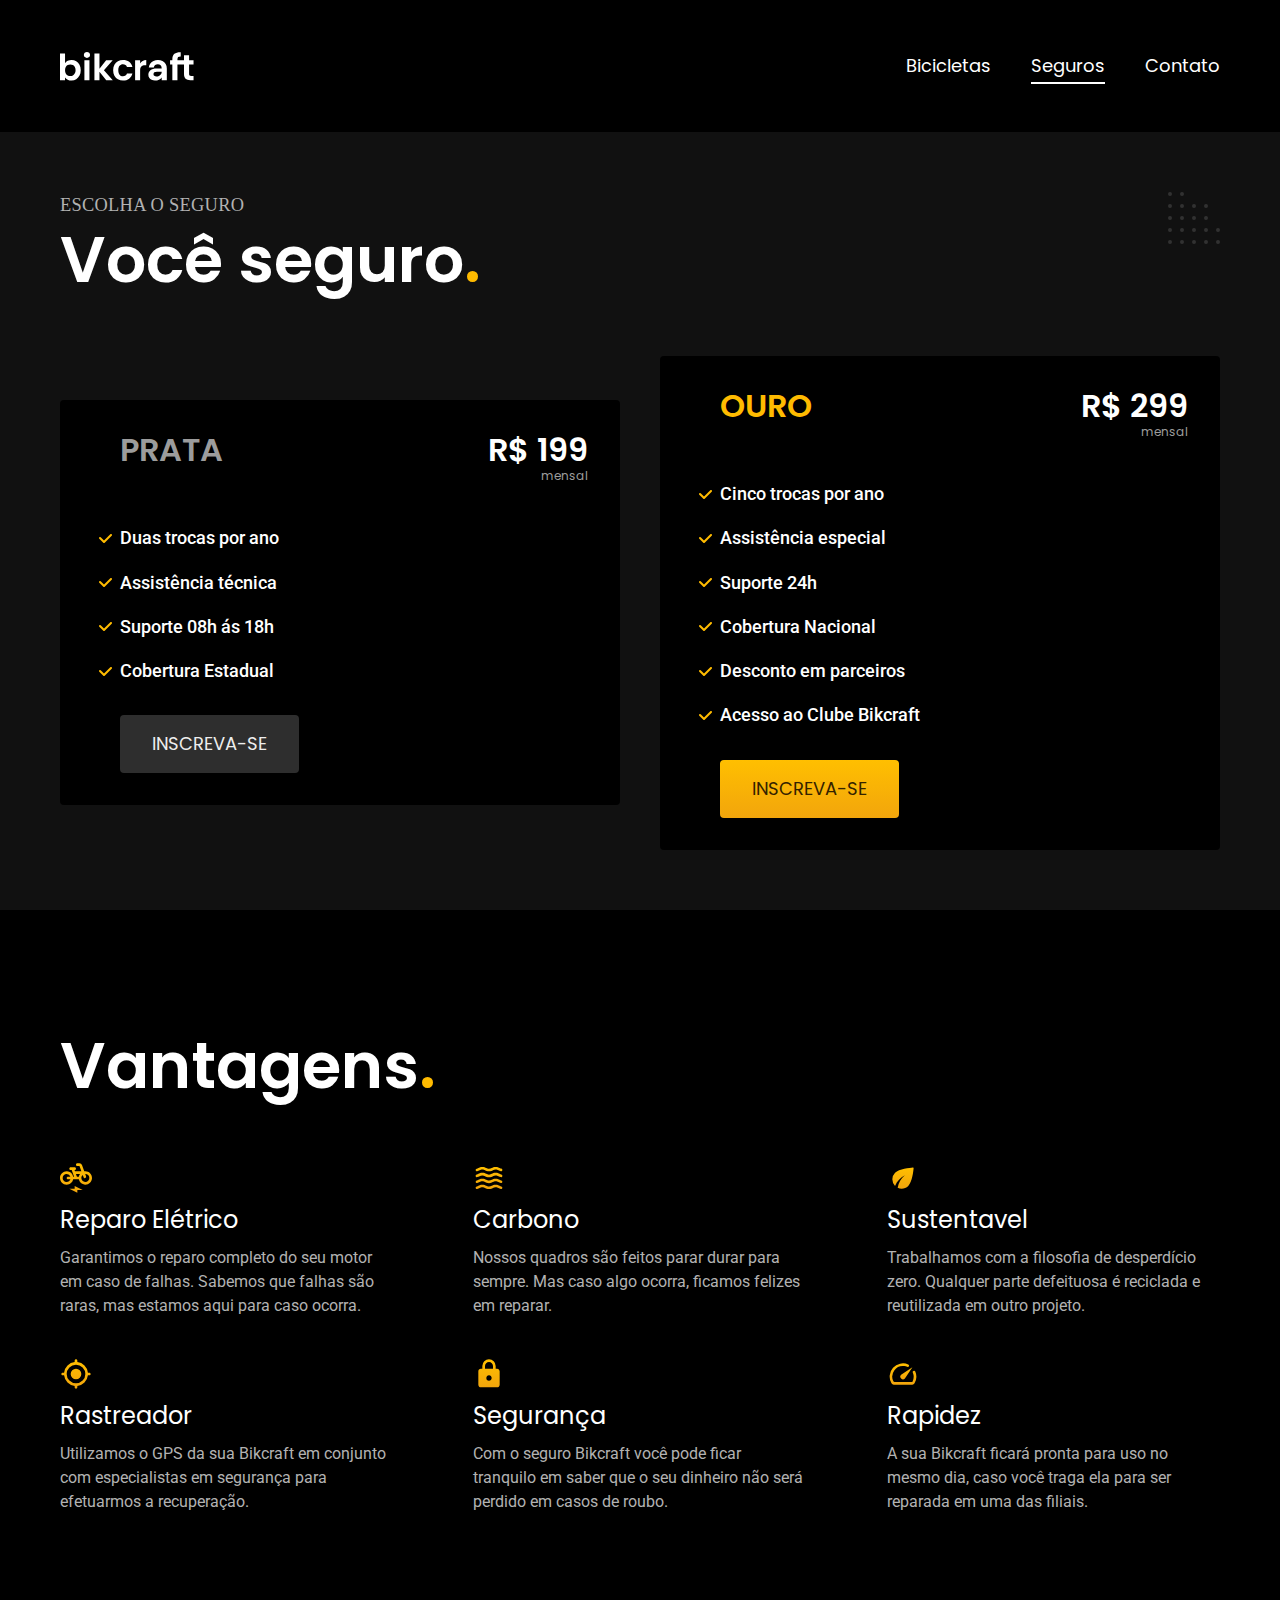
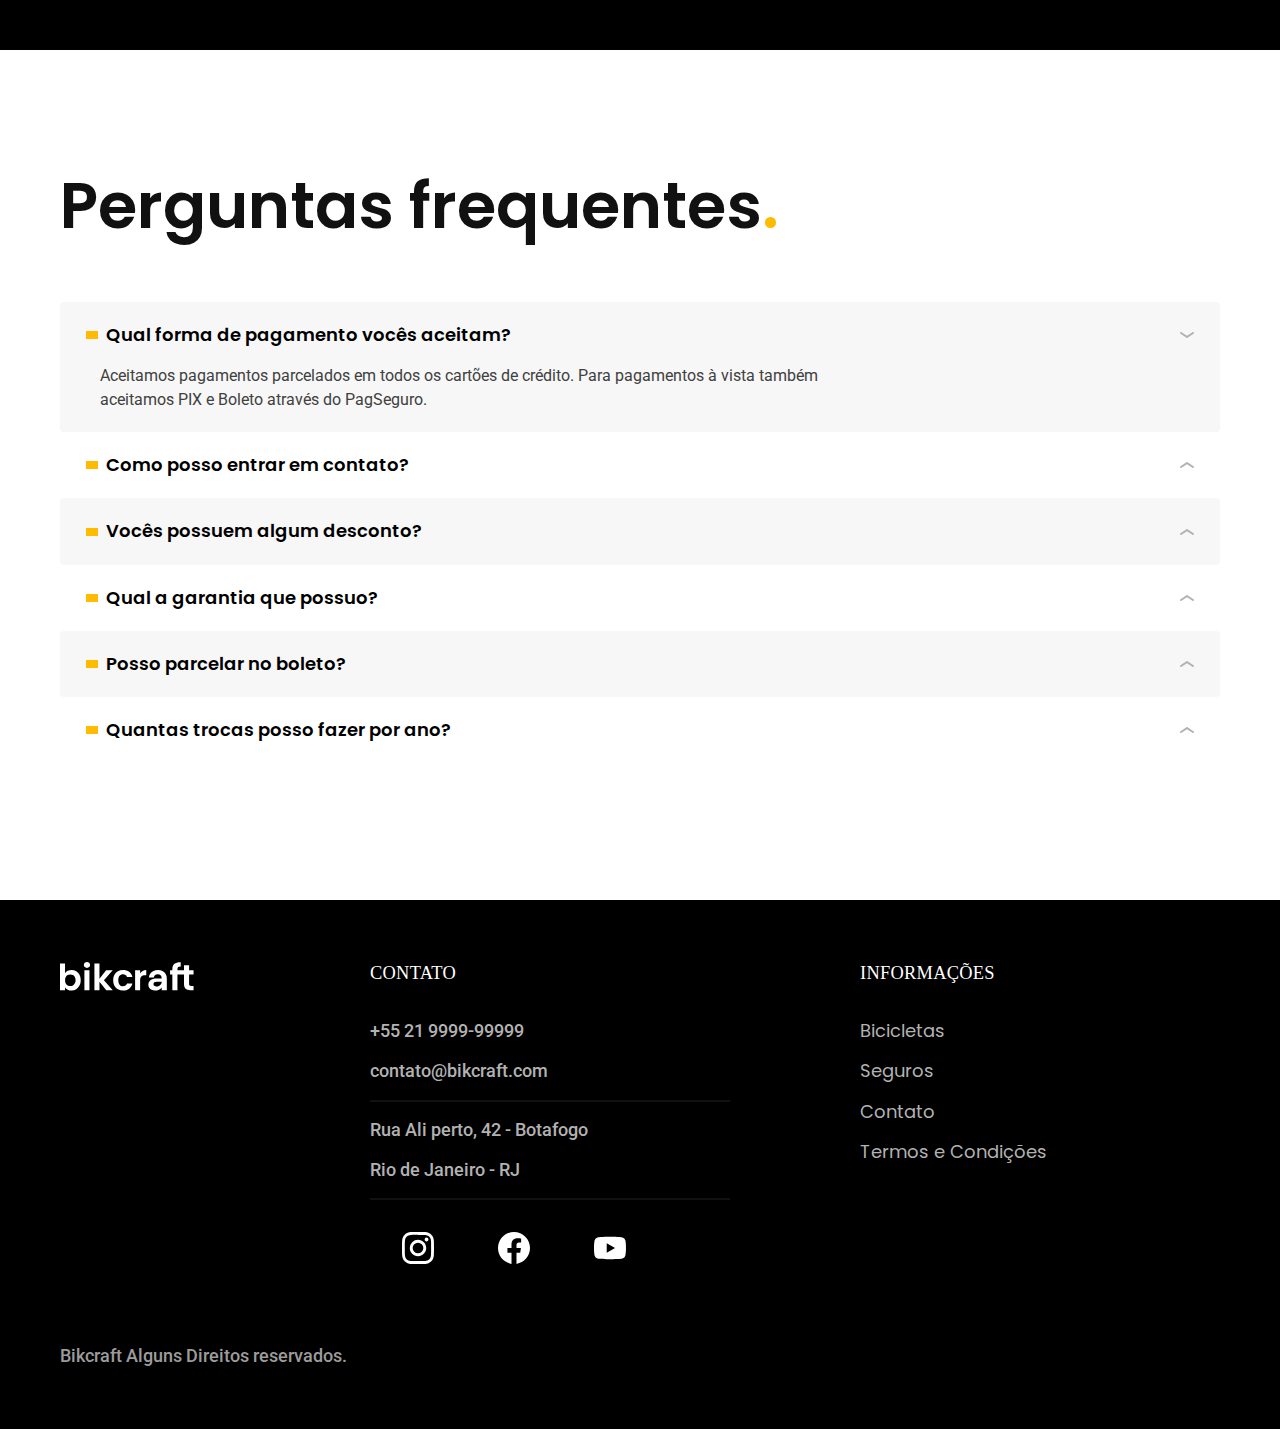
<file: seguros.html>
<!DOCTYPE html>
<html lang="pt-br">
<head>
    <meta charset="UTF-8">
    <meta http-equiv="X-UA-Compatible" content="IE=edge">
    <meta name="viewport" content="width=device-width, initial-scale=1.0">
    <title>Seguros | Bikcraft</title>
    <link rel="icon" href="favicon.svg" type="image/svg+xml"><link rel="preload" href="css/style.min.css" as="style">
    <link rel="stylesheet" href="css/style.min.css">
    <meta name="description" content="Termos e Condições.">
    <link rel="preconnect" href="https://fonts.googleapis.com">
    <link rel="preconnect" href="https://fonts.gstatic.com" crossorigin>
    <link href="https://fonts.googleapis.com/css2?family=Poppins:wght@400;600&family=Roboto:wght@400;500&display=swap" rel="stylesheet">
    <script>    document.documentElement.classList.add('js');
    </script>
</head>
<body id="seguros">
    <header class="header-bg">
        <div class="header container">
            <a href="./index.html"><img src="img/bikcraft.svg" alt="Bikcraft"></a>
            <nav aria-label="primaria">
                <ul class="header-menu cor-0 font-1-m">
                    <li><a href="./bicicletas.html">Bicicletas</a></li>
                    <li><a href="./seguros.html">Seguros</a></li>
                    <li><a href="./contato.html">Contato</a></li>
                </ul>
            </nav>
        </div>
    </header>
   <main class="seguros-bg">
        <div class="titulo-bg">
            <div class="titulo container">
                <p class="font-2-l-b cor-5">Escolha o seguro</p>
                <h1 class="font-1-xxl cor-0">Você seguro<span class="cor-p1">.</span></h1>
            </div>
        </div>

            <div class="seguros container">

                <div class="seguros-item fadeInDown" data-anime="200">
                    <h3 class="font-1-xl cor-6">PRATA</h3>
                    <span class="font-1-xl cor-0">R$ 199<span class="font-1-xs cor-6">mensal</span></span>
                    <ul class="font-2-m cor-0">
                        <li>Duas trocas por ano</li>
                        <li>Assistência técnica</li>
                        <li>Suporte 08h ás 18h</li>
                        <li>Cobertura Estadual</li>
                    </ul>
                    <a class="botao secundario" href="./orcamento.html?tipo=seguro&produto=prata">Inscreva-se</a>
                </div>
                <div class="seguros-item fadeInDown" data-anime="200">
                    <h3 class="font-1-xl cor-p1">OURO</h3>
                    <span class="font-1-xl cor-0">R$ 299<span class="font-1-xs cor-6">mensal</span></span>
                    <ul class="font-2-m cor-0">
                        <li>Cinco trocas por ano</li>
                        <li>Assistência especial</li>
                        <li>Suporte 24h</li>
                        <li>Cobertura Nacional</li>
                        <li>Desconto em parceiros</li>
                        <li>Acesso ao Clube Bikcraft</li>
                    </ul>
                    <a class="botao" href="./orcamento.html?tipo=seguro&produto=ouro">Inscreva-se</a>
                </div>
            </div>
   </main>

   <article class="vantagens-bg">
        <div class="vantagens container">
            <h2 class="font-1-xxl cor-0">Vantagens<span class="cor-p1">.</span></h2>
            <ul>
                <li>
                    <img src="img/icones/eletrica.svg" alt="">
                    <h3 class="font-1-l cor-0">Reparo Elétrico</h3>
                    <p class="font-2-s cor-5">Garantimos o reparo completo do seu motor em caso de falhas. Sabemos que falhas são raras, mas estamos aqui para caso ocorra.</p>
                </li>
                <li>
                    <img src="img/icones/carbono.svg" alt="">
                    <h3 class="font-1-l cor-0">Carbono</h3>
                    <p class="font-2-s cor-5">Nossos quadros são feitos parar durar para sempre. Mas caso algo ocorra, ficamos felizes em reparar.</p>
                </li>
                <li>
                    <img src="img/icones/sustentavel.svg" alt="">
                    <h3 class="font-1-l cor-0">Sustentavel</h3>
                    <p class="font-2-s cor-5">Trabalhamos com a filosofia de desperdício zero. Qualquer parte defeituosa é reciclada e reutilizada em outro projeto.</p>
                </li>
                <li>
                    <img src="img/icones/rastreador.svg" alt="">
                    <h3 class="font-1-l cor-0">Rastreador</h3>
                    <p class="font-2-s cor-5">Utilizamos o GPS da sua Bikcraft em conjunto com especialistas em segurança para efetuarmos a recuperação.</p>
                </li>
                <li>
                    <img src="img/icones/seguro.svg" alt="">
                    <h3 class="font-1-l cor-0">Segurança</h3>
                    <p class="font-2-s cor-5">Com o seguro Bikcraft você pode ficar tranquilo em saber que o seu dinheiro não será perdido em casos de roubo.</p>
                </li>
               
                <li>
                    <img src="img/icones/velocidade.svg" alt="">
                    <h3 class="font-1-l cor-0">Rapidez</h3>
                    <p class="font-2-s cor-5">A sua Bikcraft ficará pronta para uso no mesmo dia, caso você traga ela para ser reparada em uma das filiais.</p>
                </li>
            </ul>
        </div>
   </article>

   <article class="perguntas container">
        <h2 class="font-1-xxl">Perguntas frequentes<span class="cor-p1">.</span></h2>

        <dl>
            <div>
                <dt ><button class="font-1-m-b" aria-controls="pergunta1" aria-expanded="true">Qual forma de pagamento vocês aceitam?</button></dt>
                <dd id="pergunta1" class="font-2-s cor-9 ativa">Aceitamos pagamentos parcelados em todos os cartões de crédito. Para pagamentos à vista também aceitamos PIX e Boleto através do PagSeguro.</dd>
            </div>
            <div>
                <dt class="font-1-m-b"><button class="font-1-m-b" aria-controls="pergunta2" aria-expanded="false">Como posso entrar em contato?</button></dt>
                <dd id="pergunta2" class="font-2-s cor-9">Aceitamos pagamentos parcelados em todos os cartões de crédito. Para pagamentos à vista também aceitamos PIX e Boleto através do PagSeguro.</dd>
            </div>
            <div>
                <dt class="font-1-m-b"><button class="font-1-m-b" aria-controls="pergunta3" aria-expanded="false">Vocês possuem algum desconto?</button></dt>
                <dd id="pergunta3" class="font-2-s cor-9">Aceitamos pagamentos parcelados em todos os cartões de crédito. Para pagamentos à vista também aceitamos PIX e Boleto através do PagSeguro.</dd>
            </div>
            <div>
                <dt class="font-1-m-b"><button class="font-1-m-b" aria-controls="pergunta4" aria-expanded="false">Qual a garantia que possuo?</button></dt>
                <dd id="pergunta4" class="font-2-s cor-9">Aceitamos pagamentos parcelados em todos os cartões de crédito. Para pagamentos à vista também aceitamos PIX e Boleto através do PagSeguro.</dd>
            </div>
            <div>
                <dt class="font-1-m-b"><button class="font-1-m-b" aria-controls="pergunta5" aria-expanded="false">Posso parcelar no boleto?</button></dt>
                <dd id="pergunta5" class="font-2-s cor-9">Aceitamos pagamentos parcelados em todos os cartões de crédito. Para pagamentos à vista também aceitamos PIX e Boleto através do PagSeguro.</dd>
            </div>
            <div>
                <dt class="font-1-m-b"><button class="font-1-m-b" aria-controls="pergunta6" aria-expanded="false">Quantas trocas posso fazer por ano?</button></dt>
                <dd id="pergunta6" class="font-2-s cor-9">Aceitamos pagamentos parcelados em todos os cartões de crédito. Para pagamentos à vista também aceitamos PIX e Boleto através do PagSeguro.</dd>
            </div>
        </dl>
   </article>
    <footer class="footer-bg">
        <div class="footer container">
            <img src="img/bikcraft.svg" alt="Bikcraft">
            <div class="footer-contato">
                <h3 class="font-2-l-b cor-0">Contato</h3>
                <ul class=" font-2-m cor-5 ">
                    <li><a href="tel:+552199999999">+55 21 9999-99999</a></li>
                    <li><a href="mailto:contato@bikcraft.com">contato@bikcraft.com</a></li>
                    <li>Rua Ali perto, 42 - Botafogo</li>
                    <li>Rio de Janeiro - RJ</li>
                </ul>
                <div class="footer-redes">
                    <a href="./"></a>
                    <img src="img/redes/instagram.svg" alt="Instagram">
                    <a href="./"></a>
                    <img src="img/redes/facebook.svg" alt="Facebook">
                    <a href="./"></a>
                    <img src="img/redes/youtube.svg" alt="Youtube">
                </div>
            </div>
            <div class="footer-informacoes">
                <h3 class="font-2-l-b cor-0">Informações</h3>
                <nav>
                    <ul class="font-1-m cor-5">
                        <li><a href="./bicicletas.html">Bicicletas</a></li>
                        <li><a href="./seguros.html">Seguros</a></li>
                        <li><a href="./contato.html">Contato</a></li>
                        <li><a href="./termos.html">Termos e Condições</a></li>
                    </ul>
                </nav>
            </div>
            <p class="footer-copy font-2-m cor-6">Bikcraft Alguns Direitos reservados.</p>
        </div>
    </footer>
    <script src="./js/plugins/simple-anime.js"></script>
    <script src="js/script.js"></script>
</body>
</html>
</file>
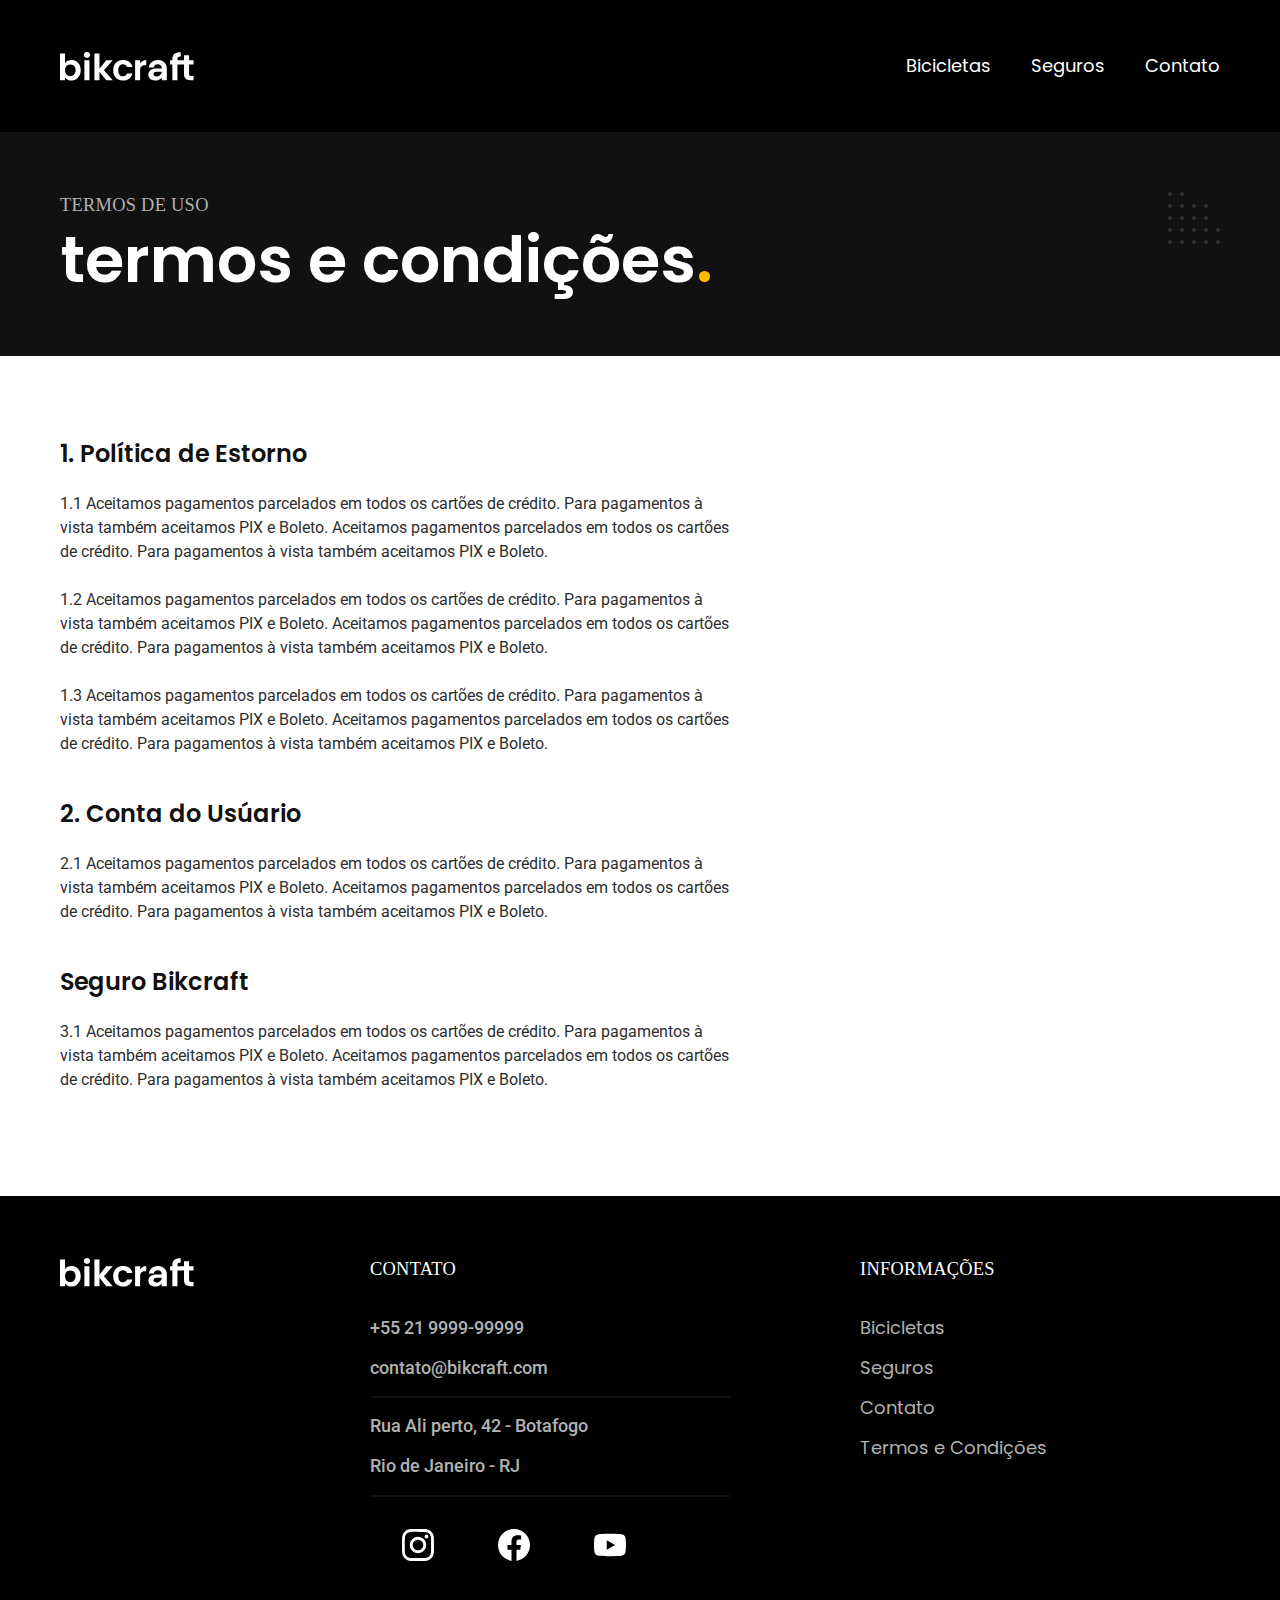
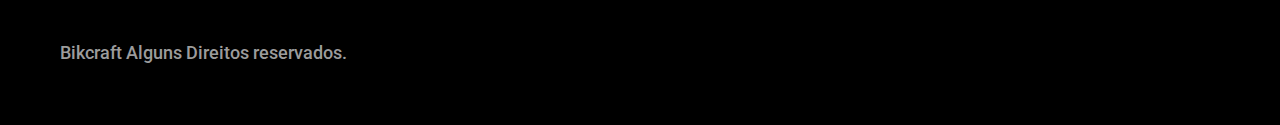
<file: termos.html>
<!DOCTYPE html>
<html lang="pt-br">
<head>
    <meta charset="UTF-8">
    <meta http-equiv="X-UA-Compatible" content="IE=edge">
    <meta name="viewport" content="width=device-width, initial-scale=1.0">
    <title>Termos e Condições | Bikcraft</title>
    <link rel="icon" href="favicon.svg" type="image/svg+xml"><link rel="preload" href="css/style.min.css" as="style">
    <link rel="stylesheet" href="css/style.min.css">
    <meta name="description" content="Termos e Condições.">
    <link rel="preconnect" href="https://fonts.googleapis.com">
    <link rel="preconnect" href="https://fonts.gstatic.com" crossorigin>
    <link href="https://fonts.googleapis.com/css2?family=Poppins:wght@400;600&family=Roboto:wght@400;500&display=swap" rel="stylesheet">
    <script>    document.documentElement.classList.add('js');
    </script>
</head>
<body id="termos">
    <header class="header-bg">
        <div class="header container">
            <a href="./index.html"><img src="img/bikcraft.svg" alt="Bikcraft"></a>
            <nav aria-label="primaria">
                <ul class="header-menu cor-0 font-1-m">
                    <li><a href="./bicicletas.html">Bicicletas</a></li>
                    <li><a href="./seguros.html">Seguros</a></li>
                    <li><a href="./contato.html">Contato</a></li>
                </ul>
            </nav>
        </div>
    </header>
   <main>
        <div class="titulo-bg">
            <div class="titulo container">
                <p class="font-2-l-b cor-5">Termos de uso</p>
                <h1 class="font-1-xxl cor-0">termos e condições<span class="cor-p1">.</span></h1>
            </div>
        </div>

        <div class="termos font-2-s cor-10 container">
            <h2 class="font-1-l cor-11">1. Política de Estorno</h2>
            <p>1.1 Aceitamos pagamentos parcelados em todos os cartões de crédito. Para pagamentos à vista também aceitamos PIX e Boleto. Aceitamos pagamentos parcelados em todos os cartões de crédito. Para pagamentos à vista também aceitamos PIX e Boleto.</p>
            <p>1.2 Aceitamos pagamentos parcelados em todos os cartões de crédito. Para pagamentos à vista também aceitamos PIX e Boleto. Aceitamos pagamentos parcelados em todos os cartões de crédito. Para pagamentos à vista também aceitamos PIX e Boleto.</p>
            <p>1.3 Aceitamos pagamentos parcelados em todos os cartões de crédito. Para pagamentos à vista também aceitamos PIX e Boleto. Aceitamos pagamentos parcelados em todos os cartões de crédito. Para pagamentos à vista também aceitamos PIX e Boleto.</p>
            <h2 class="font-1-l cor-11">2. Conta do Usúario</h2>
            <p>2.1 Aceitamos pagamentos parcelados em todos os cartões de crédito. Para pagamentos à vista também aceitamos PIX e Boleto. Aceitamos pagamentos parcelados em todos os cartões de crédito. Para pagamentos à vista também aceitamos PIX e Boleto.</p>
            <h2 class="font-1-l cor-11">Seguro Bikcraft</h2>
            <p>3.1 Aceitamos pagamentos parcelados em todos os cartões de crédito. Para pagamentos à vista também aceitamos PIX e Boleto. Aceitamos pagamentos parcelados em todos os cartões de crédito. Para pagamentos à vista também aceitamos PIX e Boleto.</p>
        </div>
   </main>
    <footer class="footer-bg">
        <div class="footer container">
            <img src="img/bikcraft.svg" alt="Bikcraft">
            <div class="footer-contato">
                <h3 class="font-2-l-b cor-0">Contato</h3>
                <ul class=" font-2-m cor-5 ">
                    <li><a href="tel:+552199999999">+55 21 9999-99999</a></li>
                    <li><a href="mailto:contato@bikcraft.com">contato@bikcraft.com</a></li>
                    <li>Rua Ali perto, 42 - Botafogo</li>
                    <li>Rio de Janeiro - RJ</li>
                </ul>
                <div class="footer-redes">
                    <a href="./"></a>
                    <img src="img/redes/instagram.svg" alt="Instagram">
                    <a href="./"></a>
                    <img src="img/redes/facebook.svg" alt="Facebook">
                    <a href="./"></a>
                    <img src="img/redes/youtube.svg" alt="Youtube">
                </div>
            </div>
            <div class="footer-informacoes">
                <h3 class="font-2-l-b cor-0">Informações</h3>
                <nav>
                    <ul class="font-1-m cor-5">
                        <li><a href="./bicicletas.html">Bicicletas</a></li>
                        <li><a href="./seguros.html">Seguros</a></li>
                        <li><a href="./contato.html">Contato</a></li>
                        <li><a href="./termos.html">Termos e Condições</a></li>
                    </ul>
                </nav>
            </div>
            <p class="footer-copy font-2-m cor-6">Bikcraft Alguns Direitos reservados.</p>
        </div>
    </footer>
    <script src="js/script.js"></script>
</body>
</html>
</file>
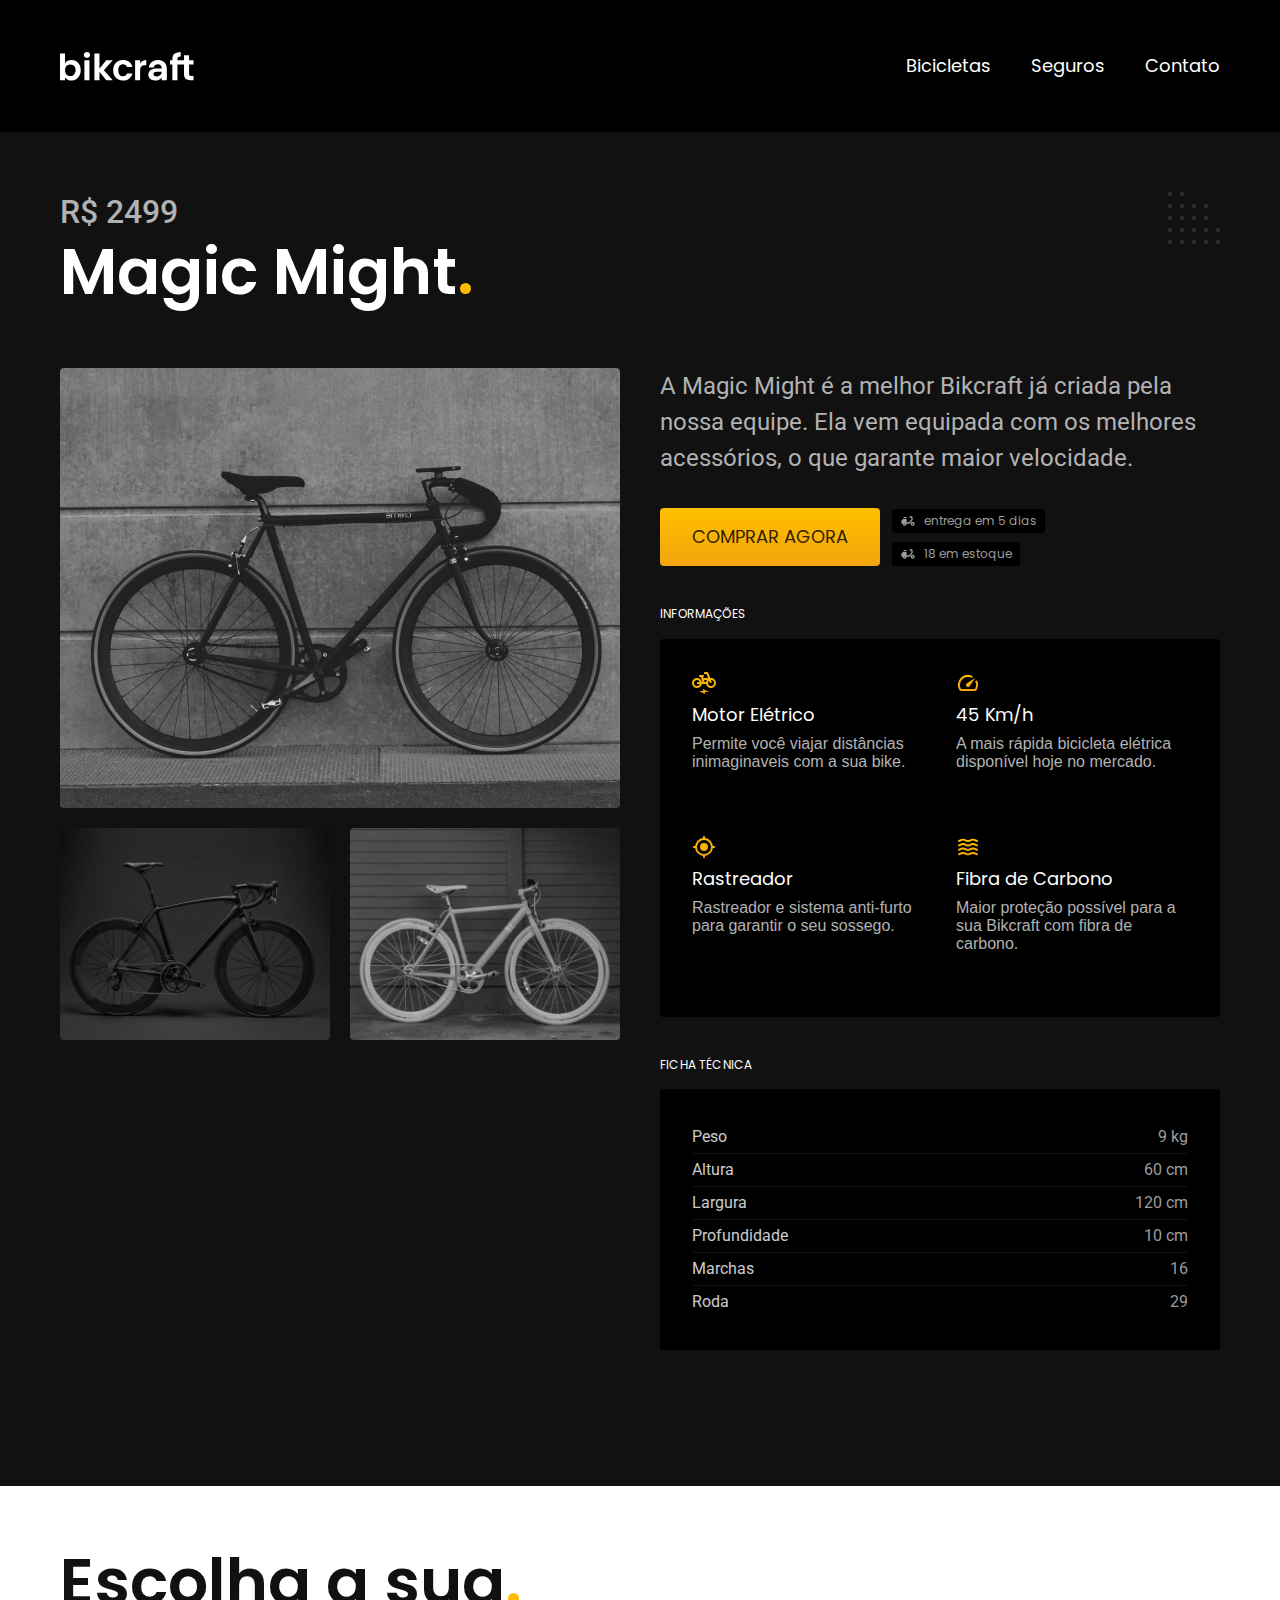
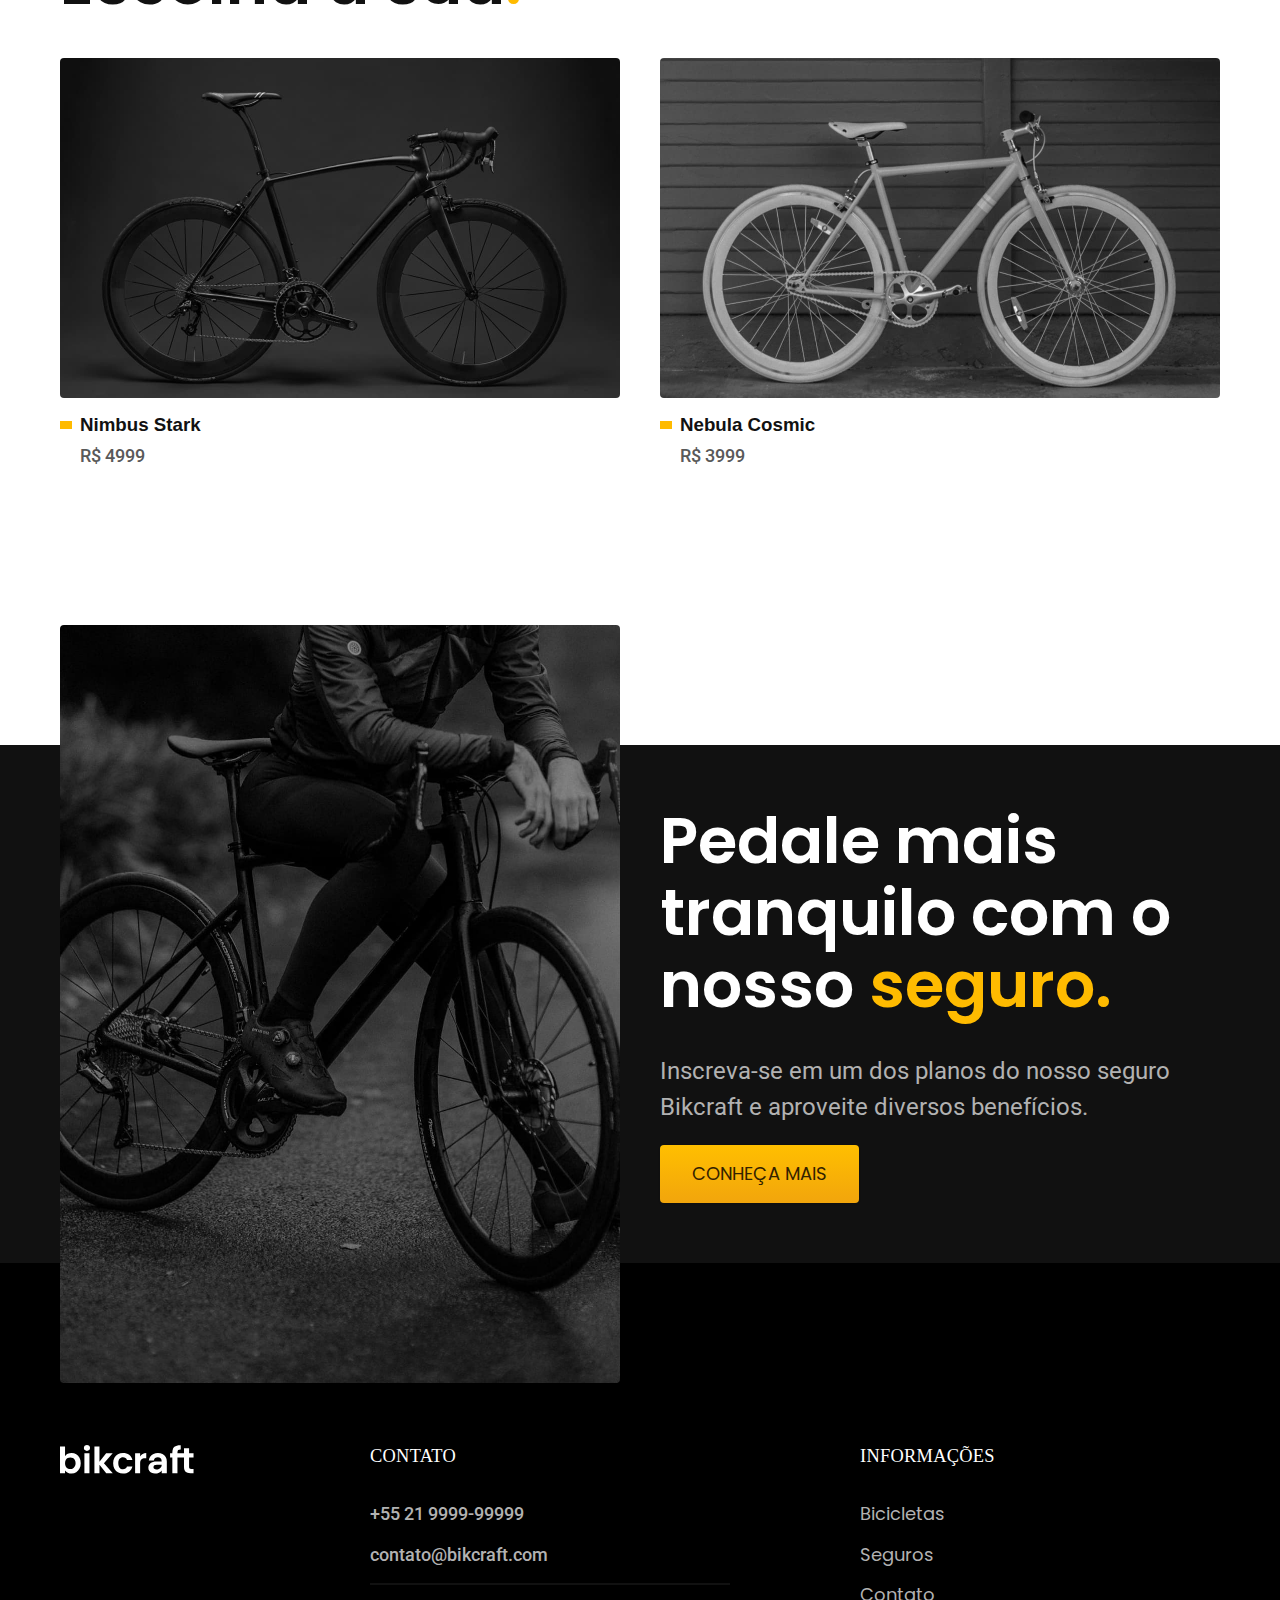
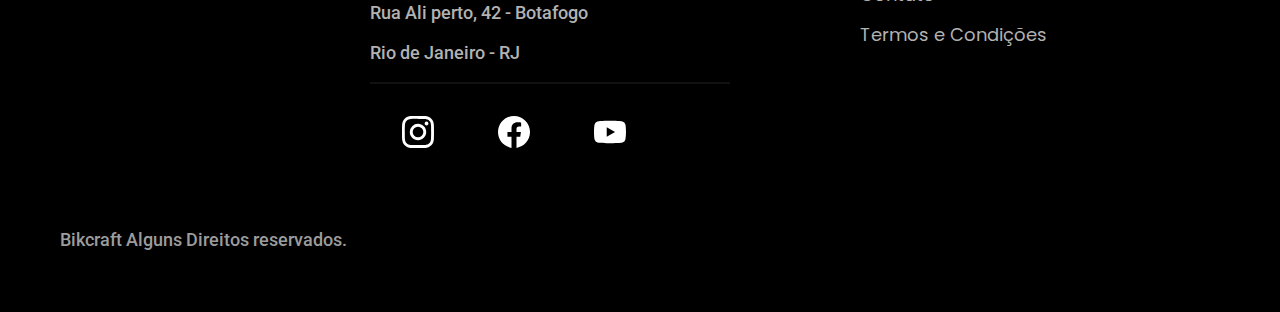
<file: bicicletas/magic.html>
<!DOCTYPE html>
<html lang="pt-br">
<head>
    <meta charset="UTF-8">
    <meta http-equiv="X-UA-Compatible" content="IE=edge">
    <meta name="viewport" content="width=device-width, initial-scale=1.0">
    <title>Magic | Bikcraft</title>
    <link rel="stylesheet" href="../css/style.min.css">
    <link rel="icon" href="../favicon.svg" type="image/svg+xml">
    <meta name="description" content="Termos e Condições.">
    <link rel="preconnect" href="https://fonts.googleapis.com">
    <link rel="preconnect" href="https://fonts.gstatic.com" crossorigin>
    <link href="https://fonts.googleapis.com/css2?family=Poppins:wght@400;600&family=Roboto:wght@400;500&display=swap" rel="stylesheet">
    <script>    document.documentElement.classList.add('js');
    </script>
</head>
<body id="bicicleta">
    <header class="header-bg">
        <div class="header container">
            <a href="../index.html"><img src="../img/bikcraft.svg" alt="Bikcraft"></a>
            <nav aria-label="primaria">
                <ul class="header-menu cor-0 font-1-m">
                    <li><a href="../bicicletas.html">Bicicletas</a></li>
                    <li><a href="../seguros.html">Seguros</a></li>
                    <li><a href="../contato.html">Contato</a></li>
                </ul>
            </nav>
        </div>
    </header>
   <main class="titulo-bg">
        <div >
            <div class="titulo container">
                <p class="font-2-xl cor-5">R$ 2499</p>
                <h1 class="font-1-xxl cor-0">Magic Might<span class="cor-p1">.</span></h1>
            </div>
        </div>
        <div class="bicicleta container">
            <div class="bicicleta-imagens">
                <img src="../img/bicicleta/nimbus2.jpg" alt="">
                <img src="../img/bicicleta/nimbus1.jpg" alt="">
                <img src="../img/bicicleta/nimbus3.jpg" alt="">
            </div>
            <div class="bicicleta-conteudo">
                <p class="font-2-l cor-5">A Magic Might é a melhor Bikcraft já criada pela nossa equipe. Ela vem equipada com os melhores acessórios, o que garante maior velocidade.</p>
                <div class="bicicleta-comprar">
                    <a class="botao" href="../orcamento.html?tipo=bikcraft&produto=magic">Comprar Agora</a>
                    <span class="font-1-xs cor-6"><img src="../img/icones/entrega.svg" alt=""> entrega em 5 dias</span>
                    <span class="font-1-xs cor-6"><img src="../img/icones/entrega.svg" alt=""> 18 em estoque</span>
                </div>
                <h2 class="font-1-xs cor-0">Informações</h2>
                <ul class="bicicleta-informacoes">
                    <li><img src="../img/icones/eletrica.svg" alt="">
                        <h3 class="font-1-m cor-0">Motor Elétrico</h3>
                        <p class="font-2-xs cor-5">Permite você viajar distâncias inimaginaveis com a sua bike.</p>
                    </li>
                    <li><img src="../img/icones/velocidade.svg" alt="">
                        <h3 class="font-1-m cor-0">45 Km/h</h3>
                        <p class="font-2-xs cor-5">A mais rápida bicicleta elétrica disponível hoje no mercado.</p>
                    </li>
                    <li><img src="../img/icones/rastreador.svg" alt="">
                        <h3 class="font-1-m cor-0">Rastreador</h3>
                        <p class="font-2-xs cor-5">Rastreador e sistema anti-furto para garantir o seu sossego.</p>
                    </li>
                    <li><img src="../img/icones/carbono.svg" alt="">
                        <h3 class="font-1-m cor-0">Fibra de Carbono</h3>
                        <p class="font-2-xs cor-5">Maior proteção possível para a sua Bikcraft com fibra de carbono.</p>
                    </li>
                </ul>
                <h2 class="font-1-xs cor-0">Ficha Técnica</h2>
                <ul class="bicicleta-ficha font-2-s cor-4">
                    <li>Peso <span>9 kg</span></li>
                    <li>Altura <span>60 cm</span></li>
                    <li>Largura <span>120 cm</span></li>
                    <li>Profundidade <span>10 cm</span></li>
                    <li>Marchas <span>16</span></li>
                    <li>Roda<span>29</span></li>
            </ul>
            </div>
        </div>
   </main>
    <article class="bicicletas-lista container">
        <h2 class="font-1-xxl">Escolha a sua<span class="cor-p1">.</span></h2>
        <ul>
            <li>
                <a href="./nimbus.html">
                    <img src="../img/bicicletas/nimbus.jpg" alt="Bicicleta Preta">
                    <h3 class="fonte-1 xl">Nimbus Stark</h3>
                    <span class="font-2-m cor-8">R$ 4999</span>
                </a>
            </li>
            <li>
                <a href="./nebula.html">
                    <img src="../img/bicicletas/nebula.jpg" alt="Bicicleta Preta">
                    <h3 class="fonte-1 xl">Nebula Cosmic</h3>
                    <span class="font-2-m cor-8">R$ 3999</span>
                </a>
            </li>
        </ul>
    </article>
    <article class="seguro-bg">
        <div class="seguro container">
            <div class="seguro-imagem">
                <img src="../img/fotos/seguros.jpg" alt="Pessoa parada em cima de uma bicicleta.">
            </div>
            <div class="seguro-conteudo">
                <h2 class="font-1-xxl cor-0">Pedale mais tranquilo com o nosso <span class=" cor-p1">seguro.</span></h2>
                <p class="font-2-l cor-5">Inscreva-se em um dos planos do nosso seguro Bikcraft e aproveite diversos benefícios.</p>
                <a class="botao" href="../seguros.html">Conheça Mais</a>
            </div>
        </div>
    </article>

    <footer class="footer-bg">
        <div class="footer container">
            <img src="../img/bikcraft.svg" alt="Bikcraft">
            <div class="footer-contato">
                <h3 class="font-2-l-b cor-0">Contato</h3>
                <ul class=" font-2-m cor-5 ">
                    <li><a href="tel:+552199999999">+55 21 9999-99999</a></li>
                    <li><a href="mailto:contato@bikcraft.com">contato@bikcraft.com</a></li>
                    <li>Rua Ali perto, 42 - Botafogo</li>
                    <li>Rio de Janeiro - RJ</li>
                </ul>
                <div class="footer-redes">
                    <a href="./"></a>
                    <img src="../img/redes/instagram.svg" alt="Instagram">
                    <a href="./"></a>
                    <img src="../img/redes/facebook.svg" alt="Facebook">
                    <a href="./"></a>
                    <img src="../img/redes/youtube.svg" alt="Youtube">
                </div>
            </div>
            <div class="footer-informacoes">
                <h3 class="font-2-l-b cor-0">Informações</h3>
                <nav>
                    <ul class="font-1-m cor-5">
                        <li><a href="../bicicletas.html">Bicicletas</a></li>
                        <li><a href="../seguros.html">Seguros</a></li>
                        <li><a href="../contato.html">Contato</a></li>
                        <li><a href="../termos.html">Termos e Condições</a></li>
                    </ul>
                </nav>
            </div>
            <p class="footer-copy font-2-m cor-6">Bikcraft Alguns Direitos reservados.</p>
        </div>
    </footer>

    <script src="../js/script.js"></script>
</body>
</html>
</file>
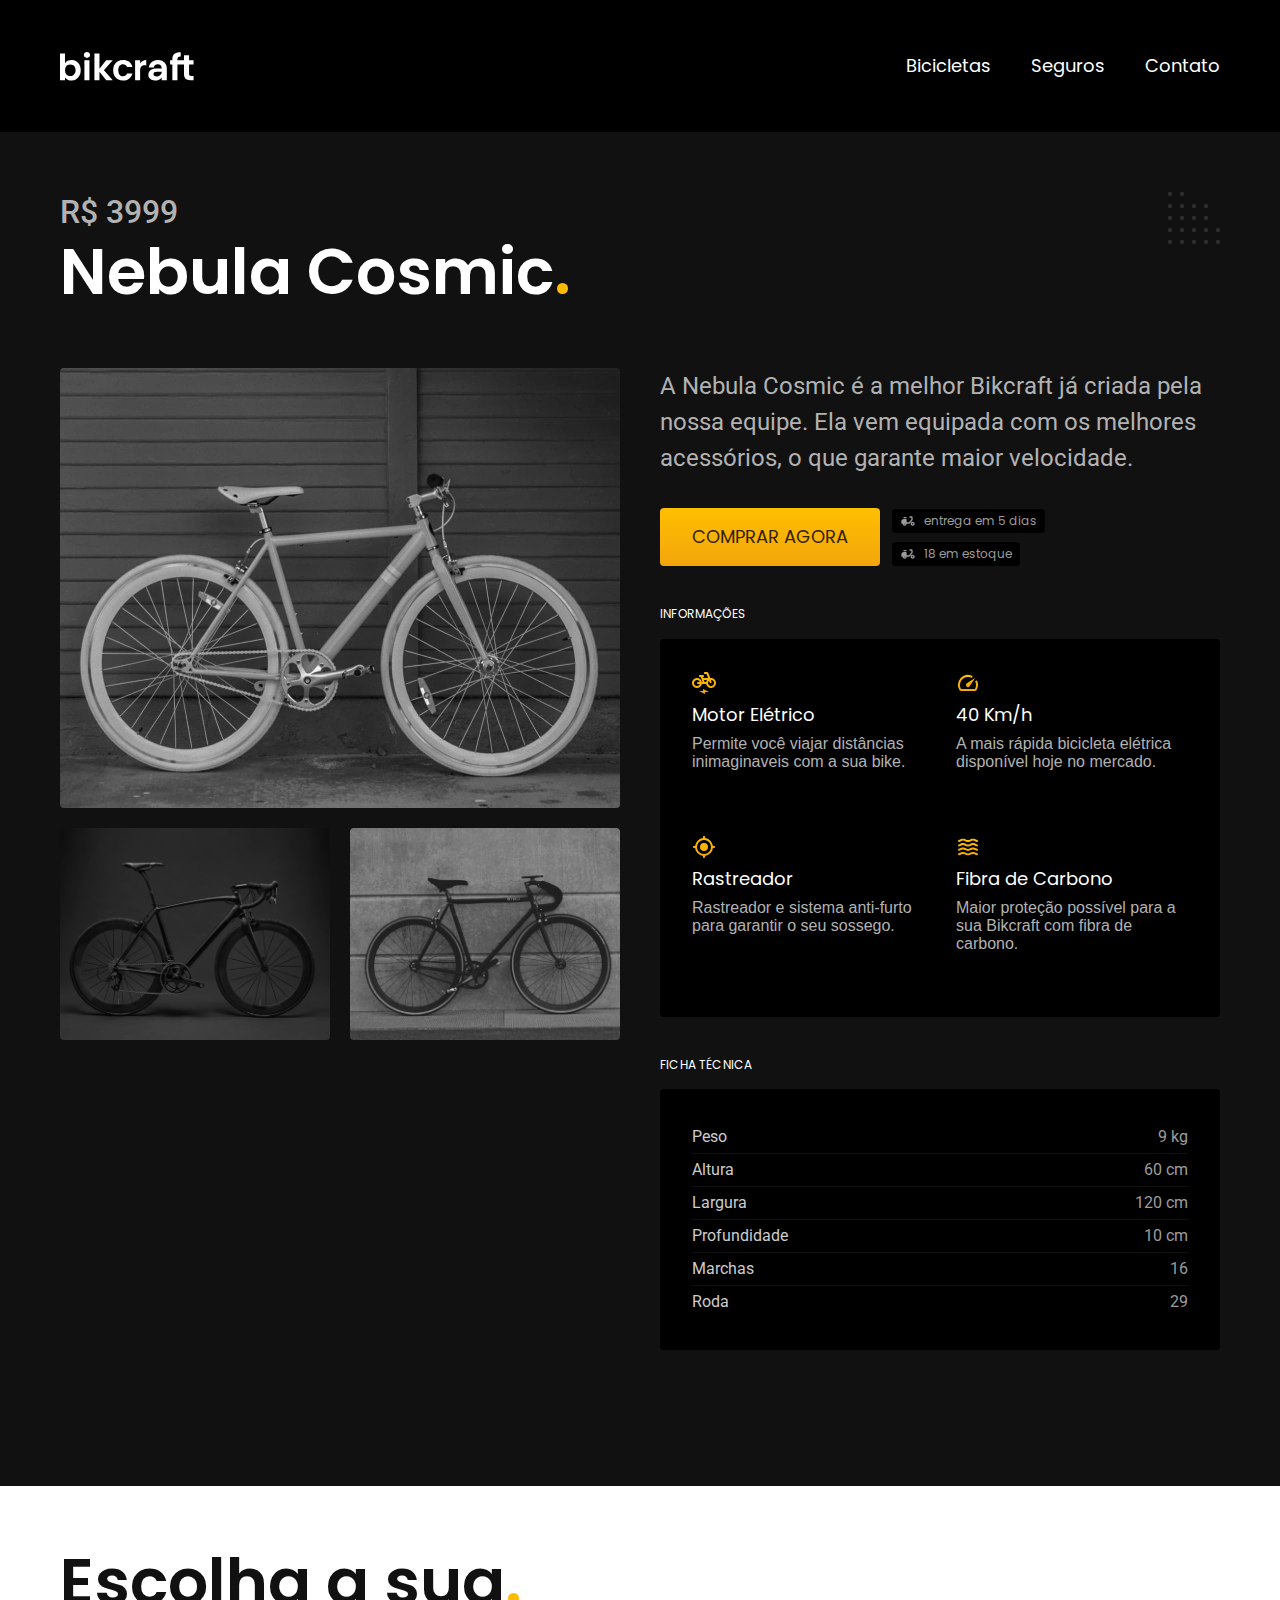
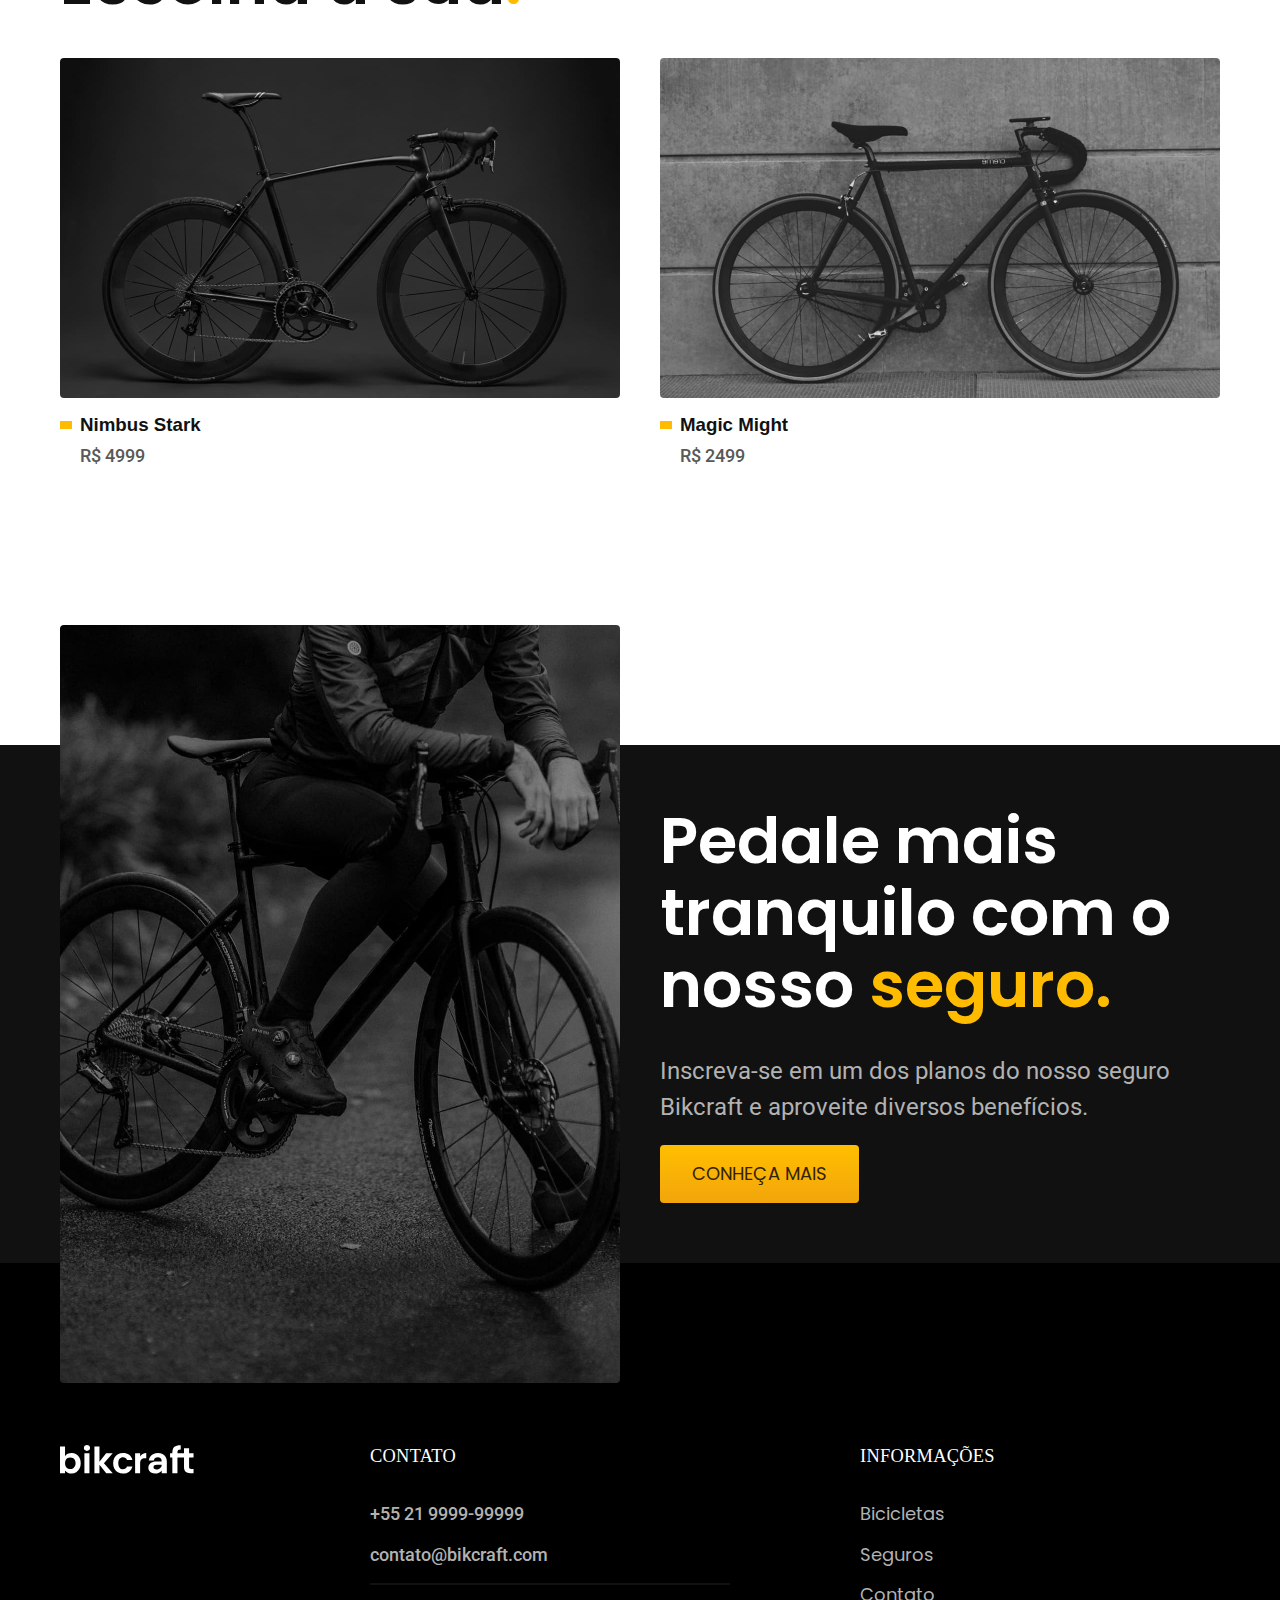
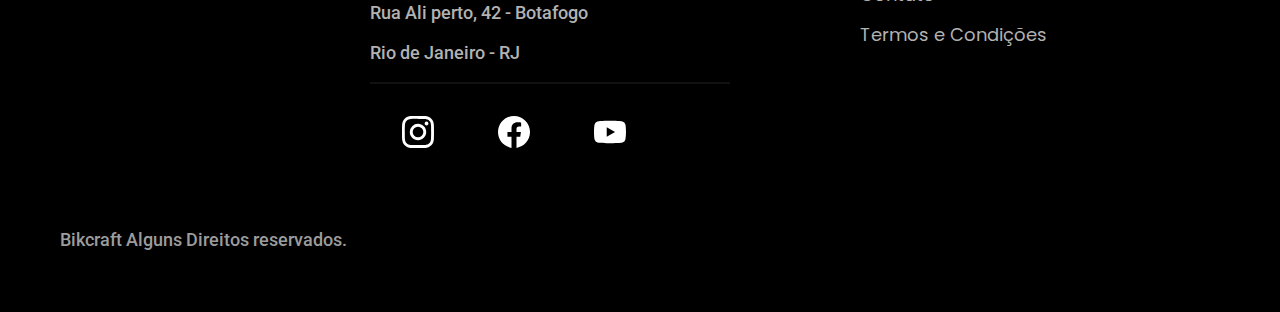
<file: bicicletas/nebula.html>
<!DOCTYPE html>
<html lang="pt-br">
<head>
    <meta charset="UTF-8">
    <meta http-equiv="X-UA-Compatible" content="IE=edge">
    <meta name="viewport" content="width=device-width, initial-scale=1.0">
    <title>Nebula | Bikcraft</title>
    <link rel="stylesheet" href="../css/style.min.css">
    <link rel="icon" href="../favicon.svg" type="image/svg+xml">
    <meta name="description" content="Termos e Condições.">
    <link rel="preconnect" href="https://fonts.googleapis.com">
    <link rel="preconnect" href="https://fonts.gstatic.com" crossorigin>
    <link href="https://fonts.googleapis.com/css2?family=Poppins:wght@400;600&family=Roboto:wght@400;500&display=swap" rel="stylesheet">
    <script>    document.documentElement.classList.add('js');
    </script>
</head>
<body id="bicicleta">
    <header class="header-bg">
        <div class="header container">
            <a href="../index.html"><img src="../img/bikcraft.svg" alt="Bikcraft"></a>
            <nav aria-label="primaria">
                <ul class="header-menu cor-0 font-1-m">
                    <li><a href="../bicicletas.html">Bicicletas</a></li>
                    <li><a href="../seguros.html">Seguros</a></li>
                    <li><a href="../contato.html">Contato</a></li>
                </ul>
            </nav>
        </div>
    </header>
   <main class="titulo-bg">
        <div >
            <div class="titulo container">
                <p class="font-2-xl cor-5">R$ 3999</p>
                <h1 class="font-1-xxl cor-0">Nebula Cosmic<span class="cor-p1">.</span></h1>
            </div>
        </div>
        <div class="bicicleta container">
            <div class="bicicleta-imagens">
                <img src="../img/bicicleta/nimbus3.jpg" alt="">
                <img src="../img/bicicleta/nimbus1.jpg" alt="">
                <img src="../img/bicicleta/nimbus2.jpg" alt="">
            </div>
            <div class="bicicleta-conteudo">
                <p class="font-2-l cor-5">A Nebula Cosmic é a melhor Bikcraft já criada pela nossa equipe. Ela vem equipada com os melhores acessórios, o que garante maior velocidade.</p>
                <div class="bicicleta-comprar">
                    <a class="botao" href="../orcamento.html?tipo=bikcraft&produto=nebula">Comprar Agora</a>
                    <span class="font-1-xs cor-6"><img src="../img/icones/entrega.svg" alt=""> entrega em 5 dias</span>
                    <span class="font-1-xs cor-6"><img src="../img/icones/entrega.svg" alt=""> 18 em estoque</span>
                </div>
                <h2 class="font-1-xs cor-0">Informações</h2>
                <ul class="bicicleta-informacoes">
                    <li><img src="../img/icones/eletrica.svg" alt="">
                        <h3 class="font-1-m cor-0">Motor Elétrico</h3>
                        <p class="font-2-xs cor-5">Permite você viajar distâncias inimaginaveis com a sua bike.</p>
                    </li>
                    <li><img src="../img/icones/velocidade.svg" alt="">
                        <h3 class="font-1-m cor-0">40 Km/h</h3>
                        <p class="font-2-xs cor-5">A mais rápida bicicleta elétrica disponível hoje no mercado.</p>
                    </li>
                    <li><img src="../img/icones/rastreador.svg" alt="">
                        <h3 class="font-1-m cor-0">Rastreador</h3>
                        <p class="font-2-xs cor-5">Rastreador e sistema anti-furto para garantir o seu sossego.</p>
                    </li>
                    <li><img src="../img/icones/carbono.svg" alt="">
                        <h3 class="font-1-m cor-0">Fibra de Carbono</h3>
                        <p class="font-2-xs cor-5">Maior proteção possível para a sua Bikcraft com fibra de carbono.</p>
                    </li>
                </ul>
                <h2 class="font-1-xs cor-0">Ficha Técnica</h2>
                <ul class="bicicleta-ficha font-2-s cor-4">
                    <li>Peso <span>9 kg</span></li>
                    <li>Altura <span>60 cm</span></li>
                    <li>Largura <span>120 cm</span></li>
                    <li>Profundidade <span>10 cm</span></li>
                    <li>Marchas <span>16</span></li>
                    <li>Roda<span>29</span></li>
            </ul>
            </div>
        </div>
   </main>
    <article class="bicicletas-lista container">
        <h2 class="font-1-xxl">Escolha a sua<span class="cor-p1">.</span></h2>
        <ul>
            <li>
                <a href="./nimbus.html">
                    <img src="../img/bicicletas/nimbus.jpg" alt="Bicicleta Preta">
                    <h3 class="fonte-1 xl">Nimbus Stark</h3>
                    <span class="font-2-m cor-8">R$ 4999</span>
                </a>
            </li>
            <li>
                <a href="./magic.html">
                    <img src="../img/bicicletas/magic.jpg" alt="Bicicleta Preta">
                    <h3 class="fonte-1 xl">Magic Might</h3>
                    <span class="font-2-m cor-8">R$ 2499</span>
                </a>
            </li>
        </ul>
    </article>
    <article class="seguro-bg">
        <div class="seguro container">
            <div class="seguro-imagem">
                <img src="../img/fotos/seguros.jpg" alt="Pessoa parada em cima de uma bicicleta.">
            </div>
            <div class="seguro-conteudo">
                <h2 class="font-1-xxl cor-0">Pedale mais tranquilo com o nosso <span class=" cor-p1">seguro.</span></h2>
                <p class="font-2-l cor-5">Inscreva-se em um dos planos do nosso seguro Bikcraft e aproveite diversos benefícios.</p>
                <a class="botao" href="../seguros.html">Conheça Mais</a>
            </div>
        </div>
    </article>

    <footer class="footer-bg">
        <div class="footer container">
            <img src="../img/bikcraft.svg" alt="Bikcraft">
            <div class="footer-contato">
                <h3 class="font-2-l-b cor-0">Contato</h3>
                <ul class=" font-2-m cor-5 ">
                    <li><a href="tel:+552199999999">+55 21 9999-99999</a></li>
                    <li><a href="mailto:contato@bikcraft.com">contato@bikcraft.com</a></li>
                    <li>Rua Ali perto, 42 - Botafogo</li>
                    <li>Rio de Janeiro - RJ</li>
                </ul>
                <div class="footer-redes">
                    <a href="./"></a>
                    <img src="../img/redes/instagram.svg" alt="Instagram">
                    <a href="./"></a>
                    <img src="../img/redes/facebook.svg" alt="Facebook">
                    <a href="./"></a>
                    <img src="../img/redes/youtube.svg" alt="Youtube">
                </div>
            </div>
            <div class="footer-informacoes">
                <h3 class="font-2-l-b cor-0">Informações</h3>
                <nav>
                    <ul class="font-1-m cor-5">
                        <li><a href="../bicicletas.html">Bicicletas</a></li>
                        <li><a href="../seguros.html">Seguros</a></li>
                        <li><a href="../contato.html">Contato</a></li>
                        <li><a href="../termos.html">Termos e Condições</a></li>
                    </ul>
                </nav>
            </div>
            <p class="footer-copy font-2-m cor-6">Bikcraft Alguns Direitos reservados.</p>
        </div>
    </footer>

    <script src="../js/script.js"></script>
</body>
</html>
</file>
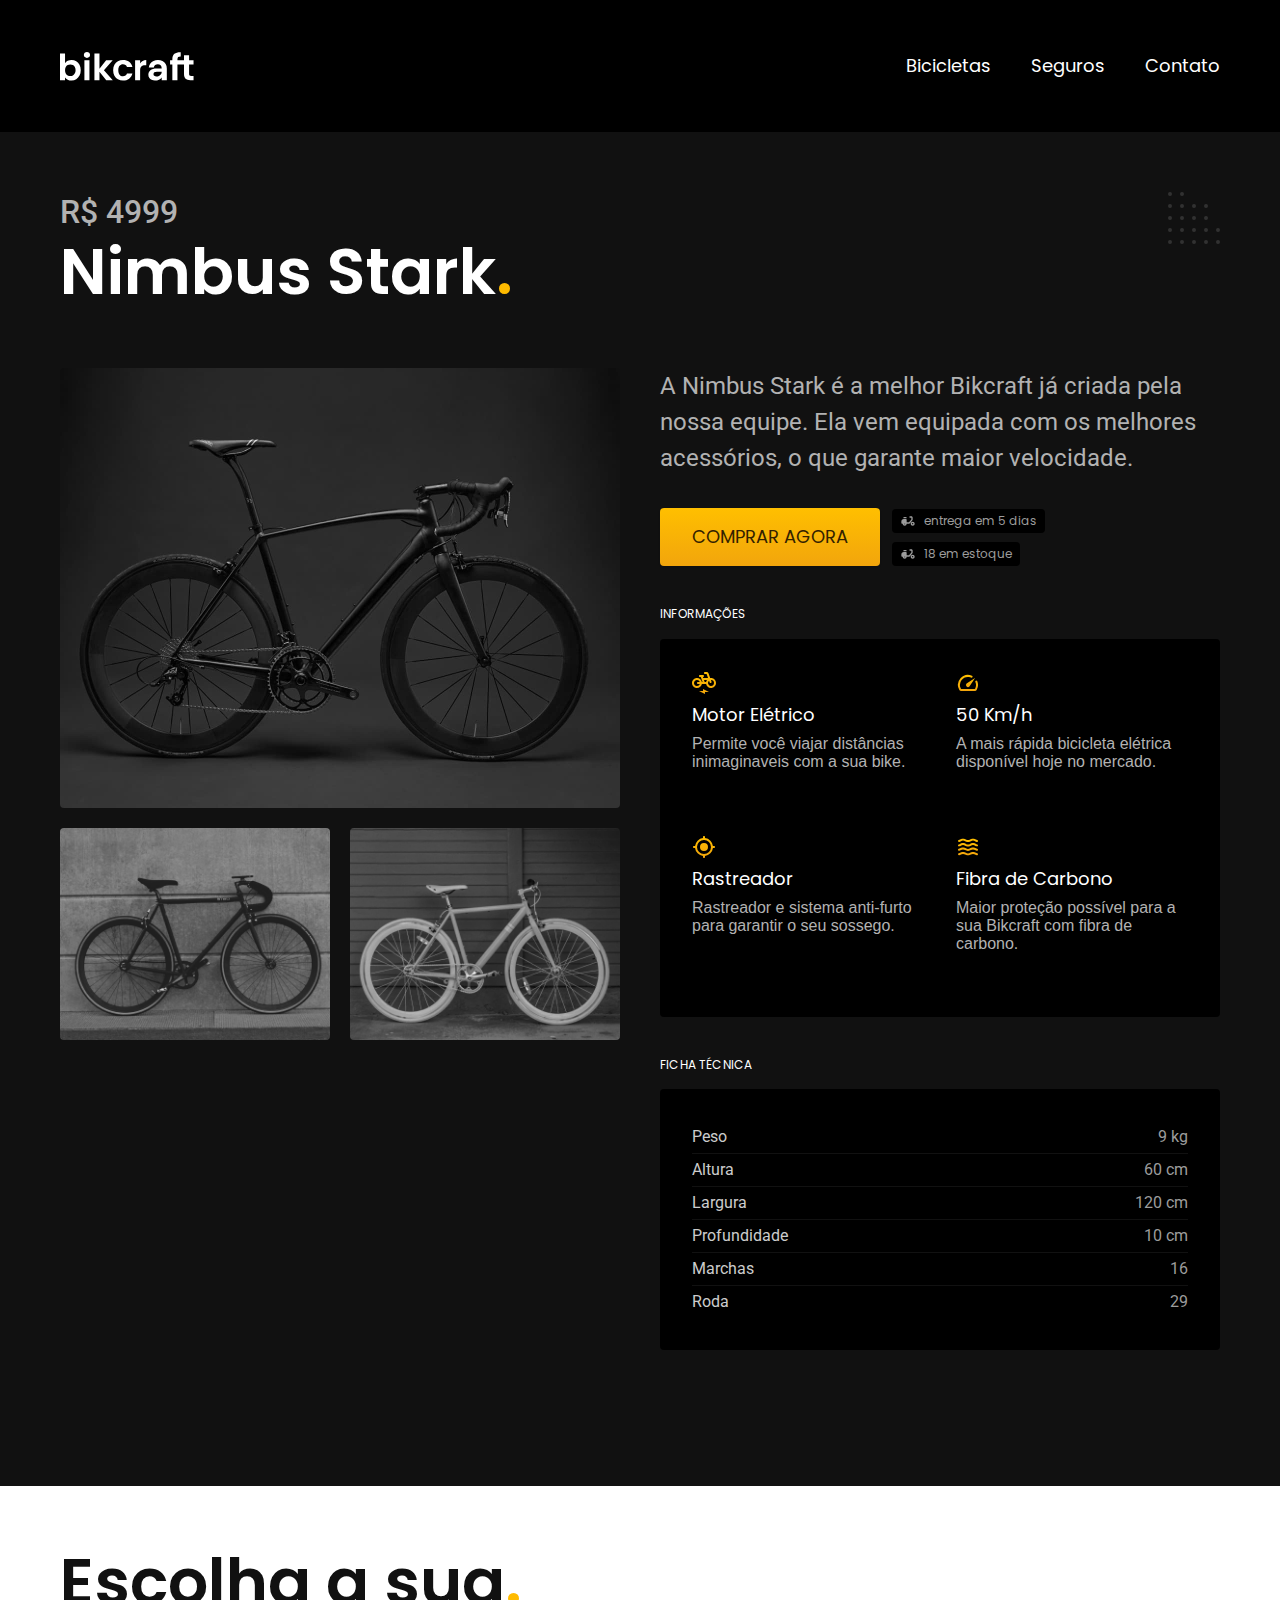
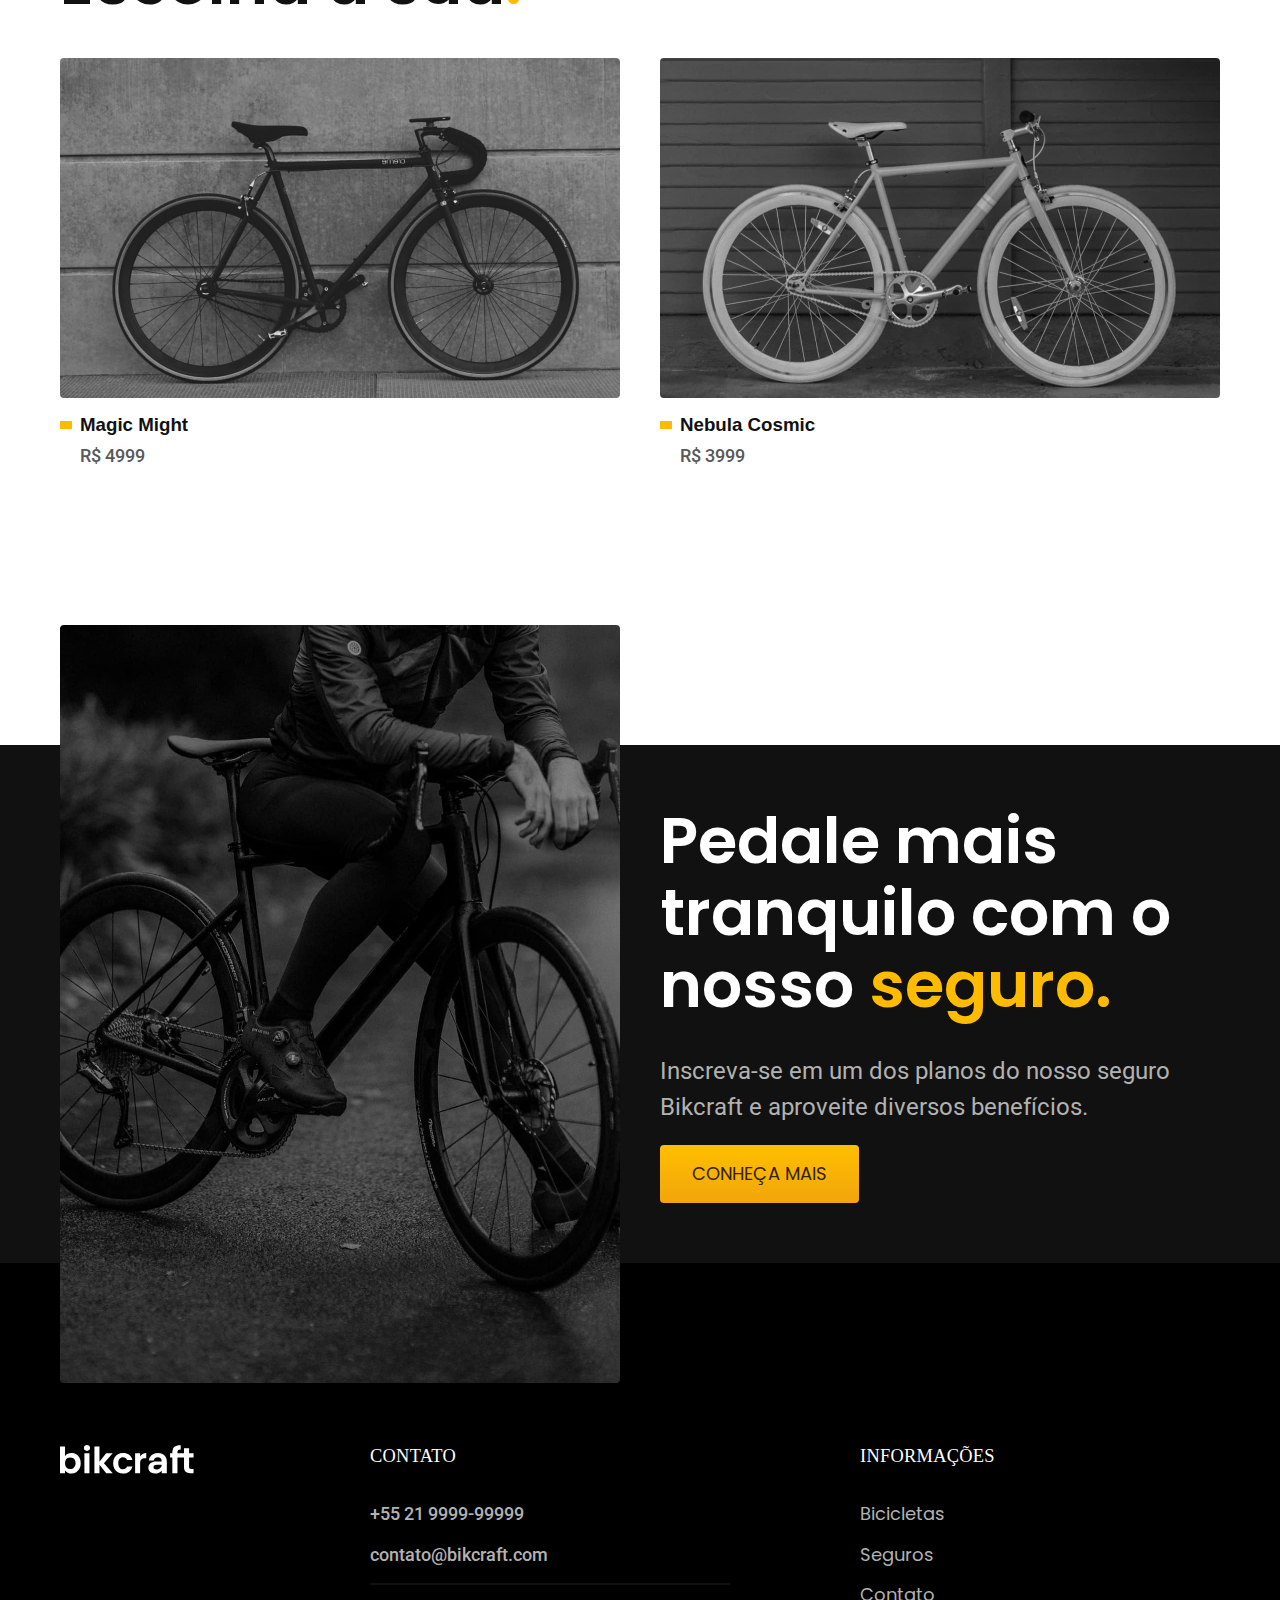
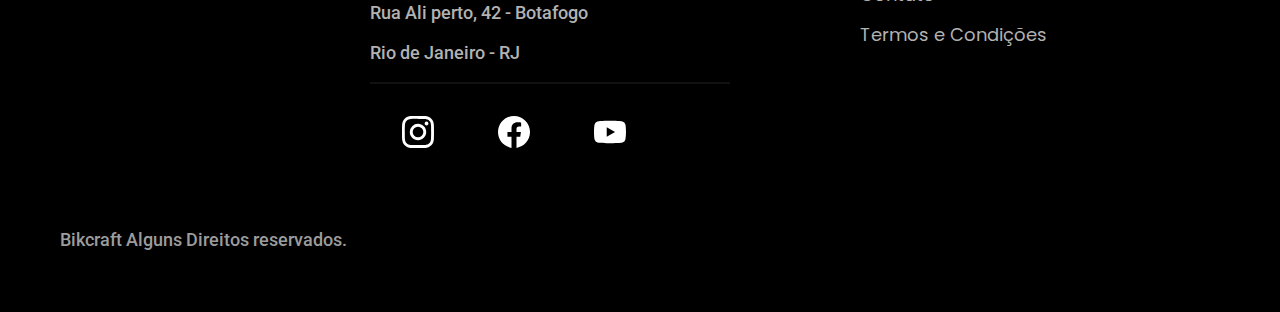
<file: bicicletas/nimbus.html>
<!DOCTYPE html>
<html lang="pt-br">
<head>
    <meta charset="UTF-8">
    <meta http-equiv="X-UA-Compatible" content="IE=edge">
    <meta name="viewport" content="width=device-width, initial-scale=1.0">
    <title>Nimbus | Bikcraft</title>
    <link rel="stylesheet" href="../css/style.min.css">
    <link rel="icon" href="../favicon.svg" type="image/svg+xml">
    <meta name="description" content="Termos e Condições.">
    <link rel="preconnect" href="https://fonts.googleapis.com">
    <link rel="preconnect" href="https://fonts.gstatic.com" crossorigin>
    <link href="https://fonts.googleapis.com/css2?family=Poppins:wght@400;600&family=Roboto:wght@400;500&display=swap" rel="stylesheet">
    <script>    document.documentElement.classList.add('js');
    </script>
</head>
<body id="bicicleta">
    <header class="header-bg">
        <div class="header container">
            <a href="../index.html"><img src="../img/bikcraft.svg" alt="Bikcraft"></a>
            <nav aria-label="primaria">
                <ul class="header-menu cor-0 font-1-m">
                    <li><a href="../bicicletas.html">Bicicletas</a></li>
                    <li><a href="../seguros.html">Seguros</a></li>
                    <li><a href="../contato.html">Contato</a></li>
                </ul>
            </nav>
        </div>
    </header>
   <main class="titulo-bg">
        <div >
            <div class="titulo container">
                <p class="font-2-xl cor-5">R$ 4999</p>
                <h1 class="font-1-xxl cor-0">Nimbus Stark<span class="cor-p1">.</span></h1>
            </div>
        </div>
        <div class="bicicleta container">
            <div class="bicicleta-imagens">
                <img src="../img/bicicleta/nimbus1.jpg" alt="">
                <img src="../img/bicicleta/nimbus2.jpg" alt="">
                <img src="../img/bicicleta/nimbus3.jpg" alt="">
            </div>
            <div class="bicicleta-conteudo">
                <p class="font-2-l cor-5">A Nimbus Stark é a melhor Bikcraft já criada pela nossa equipe. Ela vem equipada com os melhores acessórios, o que garante maior velocidade.</p>
                <div class="bicicleta-comprar">
                    <a class="botao" href="../orcamento.html?tipo=bikcraft&produto=nimbus">Comprar Agora</a>
                    <span class="font-1-xs cor-6"><img src="../img/icones/entrega.svg" alt=""> entrega em 5 dias</span>
                    <span class="font-1-xs cor-6"><img src="../img/icones/entrega.svg" alt=""> 18 em estoque</span>
                </div>
                <h2 class="font-1-xs cor-0">Informações</h2>
                <ul class="bicicleta-informacoes">
                    <li><img src="../img/icones/eletrica.svg" alt="">
                        <h3 class="font-1-m cor-0">Motor Elétrico</h3>
                        <p class="font-2-xs cor-5">Permite você viajar distâncias inimaginaveis com a sua bike.</p>
                    </li>
                    <li><img src="../img/icones/velocidade.svg" alt="">
                        <h3 class="font-1-m cor-0">50 Km/h</h3>
                        <p class="font-2-xs cor-5">A mais rápida bicicleta elétrica disponível hoje no mercado.</p>
                    </li>
                    <li><img src="../img/icones/rastreador.svg" alt="">
                        <h3 class="font-1-m cor-0">Rastreador</h3>
                        <p class="font-2-xs cor-5">Rastreador e sistema anti-furto para garantir o seu sossego.</p>
                    </li>
                    <li><img src="../img/icones/carbono.svg" alt="">
                        <h3 class="font-1-m cor-0">Fibra de Carbono</h3>
                        <p class="font-2-xs cor-5">Maior proteção possível para a sua Bikcraft com fibra de carbono.</p>
                    </li>
                </ul>
                <h2 class="font-1-xs cor-0">Ficha Técnica</h2>
                <ul class="bicicleta-ficha font-2-s cor-4">
                    <li>Peso <span>9 kg</span></li>
                    <li>Altura <span>60 cm</span></li>
                    <li>Largura <span>120 cm</span></li>
                    <li>Profundidade <span>10 cm</span></li>
                    <li>Marchas <span>16</span></li>
                    <li>Roda<span>29</span></li>
            </ul>
            </div>
        </div>
   </main>
    <article class="bicicletas-lista container">
        <h2 class="font-1-xxl">Escolha a sua<span class="cor-p1">.</span></h2>
        <ul>
            <li>
                <a href="./magic.html">
                    <img src="../img/bicicletas/magic.jpg" alt="Bicicleta Preta">
                    <h3 class="fonte-1 xl">Magic Might</h3>
                    <span class="font-2-m cor-8">R$ 4999</span>
                </a>
            </li>
            <li>
                <a href="./nebula.html">
                    <img src="../img/bicicletas/nebula.jpg" alt="Bicicleta Preta">
                    <h3 class="fonte-1 xl">Nebula Cosmic</h3>
                    <span class="font-2-m cor-8">R$ 3999</span>
                </a>
            </li>
        </ul>
    </article>
    <article class="seguro-bg">
        <div class="seguro container">
            <div class="seguro-imagem">
                <img src="../img/fotos/seguros.jpg" alt="Pessoa parada em cima de uma bicicleta.">
            </div>
            <div class="seguro-conteudo">
                <h2 class="font-1-xxl cor-0">Pedale mais tranquilo com o nosso <span class=" cor-p1">seguro.</span></h2>
                <p class="font-2-l cor-5">Inscreva-se em um dos planos do nosso seguro Bikcraft e aproveite diversos benefícios.</p>
                <a class="botao" href="../seguros.html">Conheça Mais</a>
            </div>
        </div>
    </article>

    <footer class="footer-bg">
        <div class="footer container">
            <img src="../img/bikcraft.svg" alt="Bikcraft">
            <div class="footer-contato">
                <h3 class="font-2-l-b cor-0">Contato</h3>
                <ul class=" font-2-m cor-5 ">
                    <li><a href="tel:+552199999999">+55 21 9999-99999</a></li>
                    <li><a href="mailto:contato@bikcraft.com">contato@bikcraft.com</a></li>
                    <li>Rua Ali perto, 42 - Botafogo</li>
                    <li>Rio de Janeiro - RJ</li>
                </ul>
                <div class="footer-redes">
                    <a href="./"></a>
                    <img src="../img/redes/instagram.svg" alt="Instagram">
                    <a href="./"></a>
                    <img src="../img/redes/facebook.svg" alt="Facebook">
                    <a href="./"></a>
                    <img src="../img/redes/youtube.svg" alt="Youtube">
                </div>
            </div>
            <div class="footer-informacoes">
                <h3 class="font-2-l-b cor-0">Informações</h3>
                <nav>
                    <ul class="font-1-m cor-5">
                        <li><a href="../bicicletas.html">Bicicletas</a></li>
                        <li><a href="../seguros.html">Seguros</a></li>
                        <li><a href="../contato.html">Contato</a></li>
                        <li><a href="../termos.html">Termos e Condições</a></li>
                    </ul>
                </nav>
            </div>
            <p class="footer-copy font-2-m cor-6">Bikcraft Alguns Direitos reservados.</p>
        </div>
    </footer>

    <script src="../js/script.js"></script>
</body>
</html>
</file>
<file: css/style.min.css>
body{margin:0;font-family:Arial,Helvetica,sans-serif;color:#111}blockquote,dd,h1,h2,h3,h4 ul,p{margin:0}ul{padding:0;list-style:none}a{text-decoration:none;color:inherit}img{max-width:100%;display:block}img[src$=".jpg"]{border-radius:4px}.font-1-xxl{font:600 4rem/1.125 Poppins,sans-serif}.font-1-xl{font:600 2rem/1.125 Poppins,sans-serif}.font-1-xs{font:400 0.75rem/1.35 Poppins,sans-serif}.font-1-s{font:400 1rem/1.5 Poppins,sans-serif}.font-1-m{font:400 1.125rem/1.35 Poppins,sans-serif}.font-1-m-b{font:600 1.125rem/1.35 Poppins,sans-serif}.font-1-l{font:400 1.5rem/1.5 Poppins,sans-serif}.font-2-xs{font:400 0.875/1.43 Roboto,sans-serif}.font-2-s{font:400 1rem/1.5 Roboto,sans-serif}.font-2-m{font:500 1.125rem/1.35 Roboto,sans-serif}.font-2-xl{font:500 2rem/1.25 Roboto,sans-serif}.font-2-l{font:400 1.5rem/1.5 Roboto,sans-serif}.font-2-l-b{font:500 1.15rem/1.5 "Roboto,sans-serif";letter-spacing:.015em;text-transform:uppercase}@media (max-width:1200px){.font-1-xxl{font-size:3rem}.font-2-l,.font-2-l-b{font-size:1.125rem}}@media (max-width:800px){.font-1-xxl{font-size:2rem}.font-1-xl,.font-2-xl{font-size:1.5rem}}.header-bg{background-color:var(--cor-12)}.header{display:flex;flex-wrap:wrap;gap:20px;justify-content:space-between;align-items:center;padding-top:20px;padding-bottom:20px}.header-menu{display:flex;flex-wrap:wrap;gap:40px}.header-menu a{display:inline-block;padding:16px 0;position:relative}.header-menu a:after{content:"";display:block;height:2px;width:0%;background:var(--cor-0);margin-top:4px;position:absolute;transition:.3s}.header-menu a.ativo::after,.header-menu a:hover::after{width:100%}@media (max-width:800px){.header-menu{gap:20px}.header-menu a{background:var(--cor-11);padding:12px 16px;border-radius:4px}.header-menu a:hover{background:var(--cor-10)}.header a:after{display:none}}@media (max-width:600px){.header-menu{gap:12}.header-menu a{padding:8px 12px;font-size:14px}}:root{--cor-0:#ffffff;--cor-1:#f7f7f7;--cor-2:#ededed;--cor-3:#dedede;--cor-4:#cccccc;--cor-5:#b2b2b2;--cor-6:#9c9c9c;--cor-7:#717171;--cor-8:#595959;--cor-9:#404040;--cor-10:#2e2e2e;--cor-11:#111111;--cor-12:#000000;--cor-p1:#ffbb00;--cor-p2:#e4a30b;--cor-p3:#a66f00;--cor-p4:#664400;--cor-p5:#332200}.cor-0{color:var(--cor-0)}.cor-1{color:var(--cor-1)}.cor-2{color:var(--cor-2)}.cor-3{color:var(--cor-3)}.cor-4{color:var(--cor-4)}.cor-5{color:var(--cor-5)}.cor-6{color:var(--cor-6)}.cor-7{color:var(--cor-7)}.cor-8{color:var(--cor-8)}.cor-9{color:var(--cor-9)}.cor-10{color:var(--cor-10)}.cor-11{color:var(--cor-11)}.cor-12{color:var(--cor-12)}.cor-p1{color:var(--cor-p1)}.cor-p2{color:var(--cor-p2)}.cor-p3{color:var(--cor-p3)}.cor-p4{color:var(--cor-p4)}.cor-p5{color:var(--cor-p5)}.footer-bg{background-color:var(--cor-12)}.footer{display:grid;grid-template-columns:3fr 5fr 4fr;gap:40px;padding-top:60px;padding-bottom:60px}.footer h3{margin-bottom:32px}.footer-contato ul{margin-bottom:32px}.footer-contato li:nth-child(even):after{content:"";display:block;max-width:360px;height:2px;background:var(--cor-11);margin-top:16px}.footer li{margin-bottom:16px}.footer-redes{display:flex;gap:32px}.footer a:hover{color:var(--cor-0)}.footer-copy{grid-column:1/-1;margin-top:40px}@media(max-width:800px){.footer>img{display:none}.footer{grid-template-columns:1fr 1fr}}@media(max-width:600px){.footer{grid-template-columns:1fr;gap:60px}.footer-copy{margin-top:0}}.js .fadeInDown{transform:translate3d(0,-20px,0)}.js .fadeInUp{transform:translate3d(0,20px,0)}.js .fadeInRight{transform:translate3d(20px,0,0)}.js .fadeInLeft{transform:translate3d(-20px,0,0)}.js [data-anime]{opacity:0}.js .anime{opacity:1;transform:none;transition:transform .8s,opacity .8s}.container{max-width:1200px;box-sizing:border-box;padding-left:20px;padding-right:20px;margin-left:auto;margin-right:auto}.botao{display:inline-block;padding:16px 32px;background:linear-gradient(180deg,#ffbf00,#f2a50c);border-radius:4px;box-shadow:0 1px 2px rgba(0,0,0,.1);text-transform:uppercase;color:var(--cor-p5);font:400 1.125rem/1.45 Poppins,sans-serif;max-width:max-content;border:none;cursor:pointer}.botao:hover{background:linear-gradient(#ffb60d,#e59317)}.botao.secundario{background:var(--cor-10);color:var(--cor-2)}.botao.secundario:hover{background:var(--cor-9)}.botao.seta{display:flex;align-items:center}.botao.seta::after{content:"";display:inline-block;width:18px;height:10px;margin-left:12px;background:url(../img/icones/seta.svg);transition:transform .2s}.botao.seta:hover::after{transform:translateX(4px)}@media (max-width:600px){.botao{padding:12px 16px;font-size:16px}}.link{display:inline-block;color:var(--cor-p1);font:500 1.5rem/1.5 Poppins,sans-serif;text-transform:uppercase}.link::after{content:"";display:block;width:100%;height:4px;background-color:currentColor}.link:hover{color:var(--cor-0)}.titulo-bg{padding-top:60px;padding-bottom:60px;background:var(--cor-11)}.titulo{background:url("../img/dec/top-right.svg") no-repeat top right 20px}.titulo p{margin-bottom:4px}@media (max-width:800px){.titulo-bg{padding-top:40px;padding-bottom:40px}.titulo p{font-size:1rem;text-transform:lowercase;font-weight:400}}.form{display:grid;grid-template-columns:1fr 1fr;gap:20px}.form label{display:block;font:400 1rem/1.5 Poppins,sans-serif;margin-bottom:4px}.form .col-2{grid-column:span 2}.form input[type=email],.form input[type=text],.form textarea{font:400 1rem/1.5 Roboto,sans-serif;background:var(--cor-1);border:1px solid var(--cor-2);padding:12px;border-radius:4px;width:100%;box-sizing:border-box}.form input[type=email]:focus,.form input[type=text]:focus,.form textarea:focus{outline:0;border-color:var(--cor-p1);background:var(--cor-0);box-shadow:0 0 0 2px #fea}@media (max-width:600px){.form{grid-template-columns:1fr}.form .col-2{grid-column:1}}.introducao-bg{background:var(--cor-12) url("../img/dec/bottom-left.svg") no-repeat bottom 160px left 20px;box-shadow:inset 0 -120px var(--cor-0)}.introducao{display:grid;grid-template-columns:1fr 1fr;gap:0 40px}.introducao-conteudo{align-self:end;padding-bottom:200px}.introducao img{width:100%;border-radius:4px;height:100%;object-fit:cover}.introducao h1{margin-bottom:32px}.introducao p{margin-bottom:20px}@media (max-width:800px){.introducao-bg{background:var(--cor-11);padding-top:40px;box-shadow:inset 0 -60px var(--cor-0)}.introducao{grid-template-columns:1fr;gap:32px}.introducao-conteudo{padding-bottom:0}.introducao h1{margin-bottom:16px}.introducao img{height:300px;width:100%}}.tecnologia-bg{background-color:var(--cor-11);box-shadow:inset 0 80px var(--cor-0),inset 0 -80px var(--cor-0)}.tecnologia{display:grid;grid-template-columns:1fr 1fr;gap:40px}.tecnologia-imagem img{width:100%;height:100%;object-fit:cover;object-position:left}.tecnologia-conteudo{padding-top:160px;padding-bottom:160px}.tecnologia-conteudo>span{display:block;margin-bottom:20px}.tecnologia-conteudo h2{margin-bottom:32px}.tecnologia-conteudo>p{margin-bottom:20px}.tecnologia a{margin-bottom:80px}.tecnologia-vantagens{display:flex;gap:40px}.tecnologia-vantagens h3{margin-bottom:8px;width:max-content}.tecnologia-vantagens img{width:24px;margin-bottom:8px}@media (max-width:800px){.tecnologia-bg{box-shadow:initial}.tecnologia{grid-template-columns:1fr}.tecnologia-conteudo{padding-top:60px;padding-bottom:60px}.tecnologia-imagem{display:none}.tecnologia a{margin-bottom:60px}}@media (max-width:600px){.tecnologia-vantagens{flex-direction:column}}.parceiros{padding-top:60px;padding-bottom:120px}.parceiros h2{margin-bottom:60px}.parceiros ul{padding:0 20px;max-width:1400px;margin:0 auto;display:grid;grid-template-columns:repeat(4,1fr)}.parceiros li{display:flex;padding:32px;border-left:2px solid var(--cor-2)}.parceiros img{margin:auto}.parceiros li:first-child,.parceiros li:nth-child(5){border-left:none}.parceiros li:nth-child(n+5){border-top:2px solid var(--cor-2)}@media (max-width:800px){.parceiros{padding-bottom:60px}.parceiros h2{margin-bottom:20px}.parceiros li{padding:20px}.parceiros ul{grid-template-columns:repeat(2,1fr)}.parceiros li:nth-child(n+3){border-top:2px solid var(--cor-2)}.parceiros li:nth-child(odd){border-left:none}}.depoimento{display:grid;grid-template-columns:1fr 1fr;background-color:var(--cor-p1);overflow:hidden}.depoimento img{border-radius:0;width:100%;height:100%;object-fit:cover}.depoimento-conteudo{padding:40px 40px 80px 80px;align-self:end;background:url("../img/dec/bottom-right-p.svg") no-repeat bottom 40px right 40px}.depoimento-conteudo p{max-width:32ch;font-family:serif;font-style:italic;font-weight:900;margin-bottom:32px;position:relative}.depoimento p::before{content:'"';font-size:5rem;color:var(--cor-p2);position:absolute;left:-50px;top:-20px}.depoimento p::after{content:'"';font-size:5rem;color:var(--cor-p2);position:absolute}@media (min-width:1200px){.depoimento img{max-height:520px}}@media (max-width:800px){.depoimento{grid-template-columns:1fr;text-align:center}.depoimento img{max-height:200px}.depoimento-conteudo{padding:40px 20px;justify-self:center}}.bicicletas-lista{padding-top:60px;padding-bottom:120px}.bicicletas-lista h2{margin-bottom:40px}.bicicletas-lista ul{display:flex;gap:40px;padding:0 20px 20px 20px;max-width:1400px;margin-left:auto;margin-right:auto;overflow-x:auto}#bicicleta .bicicletas-lista ul{padding:0 0 20px 0}.bicicletas-lista li{flex:1;min-width:280px}.bicicletas-lista a{display:block}.bicicletas-lista img{margin-bottom:16px}.bicicletas-lista h3{margin-bottom:8px;display:flex;align-items:center}.bicicletas-lista h3:before{content:"";height:8px;width:12px;margin-right:8px;display:inline-block;background-color:var(--cor-p1);transition:width .2s}.bicicletas-lista a:hover h3:before{width:24px}.bicicletas-lista li span{padding-left:20px}@media (max-width:800px){.bicicletas-lista{padding-bottom:60px}.bicicletas-lista ul{gap:20px}}.bicicletas-bg{background-image:linear-gradient(to right,var(--cor-0) 30%,var(--cor-11) 0)}.bicicletas{display:grid;grid-template-columns:1fr 1fr;gap:40px;padding-top:60px;padding-bottom:60px;background:url("../img/dec/top-right.svg") no-repeat top 40px right 20px}.bicicletas-imagem{position:relative}.bicicletas-imagem span{display:inline-block;background:var(--cor-12);padding:8px 16px 8px 8px;position:absolute;top:10px;right:0;border-radius:4px 0 0 4px}.bicicletas-conteudo{display:grid;grid-template-columns:1fr auto;align-content:start}.bicicletas-conteudo h2,.bicicletas-conteudo p{grid-column:1/-1}.bicicletas h2{margin-bottom:20px}.bicicletas h2::before{content:"";display:block;width:12px;height:8px;background:var(--cor-p1);margin-bottom:8px}.bicicletas p{margin-bottom:20px}.bicicletas a{place-self:end}.bicicletas li{display:flex;align-items:center}.bicicletas ul{display:grid;gap:16px}.bicicletas-conteudo img{width:24px;margin-right:8px}@media (max-width:800px){.bicicletas-bg{background:var(--cor-11)}.bicicletas{grid-template-columns:1fr;gap:20px;padding-top:40px;padding-bottom:40px}}@media (max-width:600px){.bicicletas-conteudo{grid-template-columns:1fr}.bicicletas ul{font-size:1rem;grid-template-columns:1fr 1fr;margin-bottom:32px}.bicicletas a{place-self:start}}.bicicleta{display:grid;grid-template-columns:1fr 1fr;align-items:start;gap:40px;padding-top:60px;padding-bottom:60px}#bicicleta .titulo p{text-transform:uppercase}.bicicleta-imagens{display:flex;flex-wrap:wrap;gap:20px}.bicicleta-imagens img{flex:1;min-width:200px}.bicicleta-imagens img:first-child{min-width:100%}.bicicleta-conteudo p{margin-bottom:32px}.bicicleta-comprar{display:grid;grid-template-columns:max-content auto;align-items:center;justify-items:start;gap:8px 12px;margin-bottom:40px}.bicicleta-comprar a{grid-row:span 2}.bicicleta-comprar span{display:flex;align-items:center;background-color:var(--cor-12);gap:8px;padding:4px 8px;border-radius:4px}.bicicleta-conteudo h2{text-transform:uppercase;letter-spacing:.015em;margin-bottom:12px}.bicicleta-ficha,.bicicleta-informacoes{padding:32px;background-color:var(--cor-12);border-radius:4px}.bicicleta-informacoes{margin-bottom:40px;display:grid;grid-template-columns:1fr 1fr;gap:32px}.bicicleta-informacoes img{width:24px;margin-bottom:8px}.bicicleta-informacoes h3{margin-bottom:8px}.bicicleta-ficha li{padding:4px 0;display:flex;justify-content:space-between;border-bottom:1px solid var(--cor-11)}.bicicleta-ficha li:last-child{border-bottom:none}.bicicleta-ficha span{color:var(--cor-6)}@media (max-width:800px){.bicicleta{grid-template-columns:1fr;padding-top:40px;padding-bottom:40px}.bicicleta-imagens{grid-row:2}}@media (max-width:400px){.bicicleta-informacoes{grid-template-columns:1fr}.bicicleta-comprar{grid-template-columns:1fr}}.seguro-bg{background:var(--cor-11);box-shadow:inset 0 120px var(--cor-0),inset 0 -120px var(--cor-12)}.seguro{display:grid;grid-template-columns:1fr 1fr;gap:40px}.seguro-imagem img{width:100%;height:100%;object-fit:cover}.seguro-conteudo{padding-bottom:180px;padding-top:180px}.seguro h2{margin-bottom:32px}.seguro p{margin-bottom:20px}@media (max-width:800px){.seguro-bg{box-shadow:inset 0 -60px var(--cor-12)}.seguro{grid-template-columns:1fr}.seguro-conteudo{grid-row:1;padding-top:40px;padding-bottom:0}}.seguros-bg{background:var(--cor-11)}.seguros{padding-top:60px;padding-bottom:60px;display:grid;grid-template-columns:1fr 1fr;gap:40px;align-items:center}#seguros .seguros{padding-top:0}.seguros h2{grid-column:1/-1}.seguros-item{background:var(--cor-12);padding:32px 32px 32px 60px;display:grid;grid-template-columns:1fr auto;border-radius:4px}.seguros-item h3{margin-bottom:40px}.seguros-item span{grid-column:2;display:block;text-align:right}.seguros-item ul{grid-column:1/-1;margin-bottom:32px}.seguros-item li{display:flex;align-items:center;position:relative}.seguros-item li+li{margin-top:20px}.seguros-item li::before{content:"";display:inline-block;width:13px;height:9px;background-image:url(../img/icones/lista.svg);position:absolute;left:-21px}.seguros-item a{grid-column:1/-1}@media (max-width:800px){.seguros{grid-template-columns:1fr}}.perguntas{padding-bottom:120px;padding-top:120px}.perguntas h2{margin-bottom:60px}.perguntas dl>div{padding:20px;border-radius:4px}.perguntas dl>div:nth-child(odd){background:var(--cor-1)}.perguntas button{display:grid;grid-template-columns:auto 1fr auto;align-items:center;gap:8px;cursor:pointer;border:none;background:0 0;width:100%;text-align:left}.perguntas button:before{content:"";display:inline-block;width:12px;height:8px;background:var(--cor-p1)}.perguntas button:after{content:"";display:inline-block;width:14px;height:6px;background:url(../img/icones/seta-abrir.svg);transition:.3s}.perguntas button:hover:after,.perguntas button[aria-expanded=true]::after{transform:rotate(180deg)}.js .perguntas dd{display:none}.js .perguntas dd.ativa{display:block}.perguntas dd{padding-left:20px;padding-top:16px;max-width:80ch}@media (max-width:800px){.perguntas{padding-top:60px;padding-bottom:60px}.perguntas h2{margin-bottom:40px}}.vantagens-bg{background:var(--cor-12)}.vantagens{padding-top:120px;padding-bottom:120px}.vantagens h2{margin-bottom:60px}.vantagens ul{display:grid;grid-template-columns:repeat(auto-fit,minmax(280px,max-content));gap:40px 80px}.vantagens h3,.vantagens img{margin-bottom:8px}@media (max-width:800px){.vantagens{padding-top:60px;padding-bottom:60px}.vantagens h2{margin-bottom:40px}.vantagens ul{gap:20px}}#contato{background:linear-gradient(var(--cor-11) 600px,var(--cor-1) 0)}.contato{display:grid;grid-template-columns:5fr 7fr}.contato-dados,.contato-formulario{padding:60px;box-shadow:0 1px 2px rgba(0,0,0,.1)}.contato-dados{border-radius:5px 0 0 5px;background:var(--cor-12) url("../img/dec/bottom-left.svg") no-repeat bottom 20px left 20px}.contato-formulario{border-radius:0 5px 5px 0;background:var(--cor-0) url("../img/dec/bottom-right.svg") no-repeat bottom 20px right 20px}.contato-dados h2{margin-bottom:60px}.contato-endereco{margin-bottom:32px;padding-left:28px;background:url("../img/icones/local.svg") no-repeat 0 2px}.contato-endereco p{margin-bottom:8px}.contato-meios a{display:block;max-width:max-content;margin-bottom:8px;padding-left:28px}.contato-meios a:hover{color:var(--cor-0)}.contato-meios a:first-child{background:url("../img/icones/email.svg") no-repeat 0 2px}.contato-meios a:nth-child(2){margin-bottom:32px}.contato-meios a:nth-child(3){background:url("../img/icones/telefone.svg") no-repeat 0 2px;margin-bottom:60px}.contato-redes{display:flex;gap:32px;padding-left:28px}@media (max-width:800px){.contato{grid-template-columns:1fr}.contato-dados,.contato-formulario{padding:20px}.contato-dados{border-radius:5px 5px 0 0;background:var(--cor-12)}.contato-formulario{border-radius:0 0 5px 5px}.contato-dados h2{margin-bottom:32px}.contato-meios a:nth-child(3){margin-bottom:32px}.contato-redes{margin-bottom:12px}}.lojas{display:grid;grid-template-columns:1fr 1fr;gap:0 40px;padding-top:120px;padding-bottom:120px}.lojas h2{grid-column:1/-1;margin-bottom:60px}.lojas img{border-radius:4px 4px 0 0}.lojas-item{border-radius:4px;background:var(--cor-0);box-shadow:0 1px 2px rgba(0,0,0,.1)}.lojas-conteudo{display:grid;grid-template-columns:1fr 1fr;gap:32px 16px;padding:32px}.lojas-conteudo h3,.lojas-tempo{grid-column:1/-1}.lojas-dados{display:grid;gap:8px;border-left:2px solid var(--cor-2);padding-left:12px}.lojas-tempo{display:flex;align-items:center;gap:8px}@media (max-width:800px){.lojas{gap:20px;padding-top:60px;padding-bottom:60px}.lojas h2{margin-bottom:32px}.lojas-conteudo{grid-template-columns:1fr}}@media (max-width:600px){.lojas{grid-template-columns:1fr}}#orcamento{background:linear-gradient(var(--cor-11) 600px,var(--cor-1) 0)}.orcamento{display:grid;grid-template-columns:5fr 7fr;padding-bottom:120px}.orcamento h2{text-transform:uppercase;position:relative;display:flex;align-items:center}.orcamento h2::before{content:"";display:inline-block;width:4px;height:8px;background-color:var(--cor-p1);position:absolute;left:-12px}.orcamento-dados,.orcamento-produto{padding:60px;box-shadow:0 1px 2px rgba(0,0,0,.1)}.orcamento-produto{border-radius:5px 0 0 5px;background:var(--cor-12) url("../img/dec/bottom-left.svg") no-repeat bottom 20px left 20px;display:grid;grid-template-columns:1fr 1fr;gap:20px;align-content:start}.orcamento-dados{border-radius:0 5px 5px 0;background:var(--cor-0) url("../img/dec/bottom-right.svg") no-repeat bottom 20px right 20px}.orcamento-conteudo{display:none}.orcamento-conteudo h2,.orcamento-dados h2:nth-of-type(n+2){margin-top:20px}.orcamento-produto>*{grid-column:1/-1}.orcamento-produto>label{grid-column:initial}.orcamento-produto label{font:400 1rem/1.5 Poppins,sans-serif;color:var(--cor-4);background:var(--cor-10);display:grid;padding:12px 16px;border-radius:4px;cursor:pointer;grid-template-columns:auto 1fr auto;align-items:center;border:1px solid var(--cor-10)}.orcamento-produto input:checked+label{background:var(--cor-0);color:var(--cor-11)}.orcamento-produto label::before{content:"";display:inline-block;box-sizing:border-box;width:12px;height:12px;border:1px solid var(--cor-6);border-radius:50%;margin-right:8px}.orcamento-produto input:checked+label::before{border-color:var(--cor-7);box-shadow:inset 0 0 0 3px var(--cor-0),inset 0 0 0 6px var(--cor-7)}.orcamento-produto label:hover{background:var(--cor-9);border-color:var(--cor-9)}.orcamento-produto input:focus+label{box-shadow:0 0 0 2px var(--cor-p1);border:1px solid var(--cor-12)}.orcamento-produto label span{display:none}.orcamento-produto input:checked+label span{display:inline-block}.orcamento-produto input{opacity:0;position:absolute;pointer-events:none}#bikcraft:checked~#orcamento-bikcraft,#seguro:checked~#orcamento-seguro{display:grid;gap:20px}.orcamento-detalhes{display:none;background:var(--cor-0);padding:20px;grid-template-columns:1fr 1fr;border-radius:4px;align-items:center}.orcamento-detalhes li{display:flex;align-items:center;margin-bottom:8px}.orcamento-detalhes li img{width:16px;margin-right:8px}.orcamento-produto input:checked+label+.orcamento-detalhes{display:grid}@media (max-width:1200px){.orcamento-dados,.orcamento-produto{padding:32px}}@media (max-width:800px){.orcamento{grid-template-columns:1fr}.orcamento-dados{border-radius:0 0 5px 5px}.orcamento-produto{border-radius:5px 5px 0 0;background:var(--cor-12)}}@media (max-width:400px){.orcamento-produto{grid-template-rows:1fr}}.termos{padding-top:80px;padding-bottom:80px}.termos h2{font-weight:600;margin-bottom:20px}.termos p{max-width:75ch;margin-bottom:24px}.termos p+h2{margin-top:40px}
</file>
